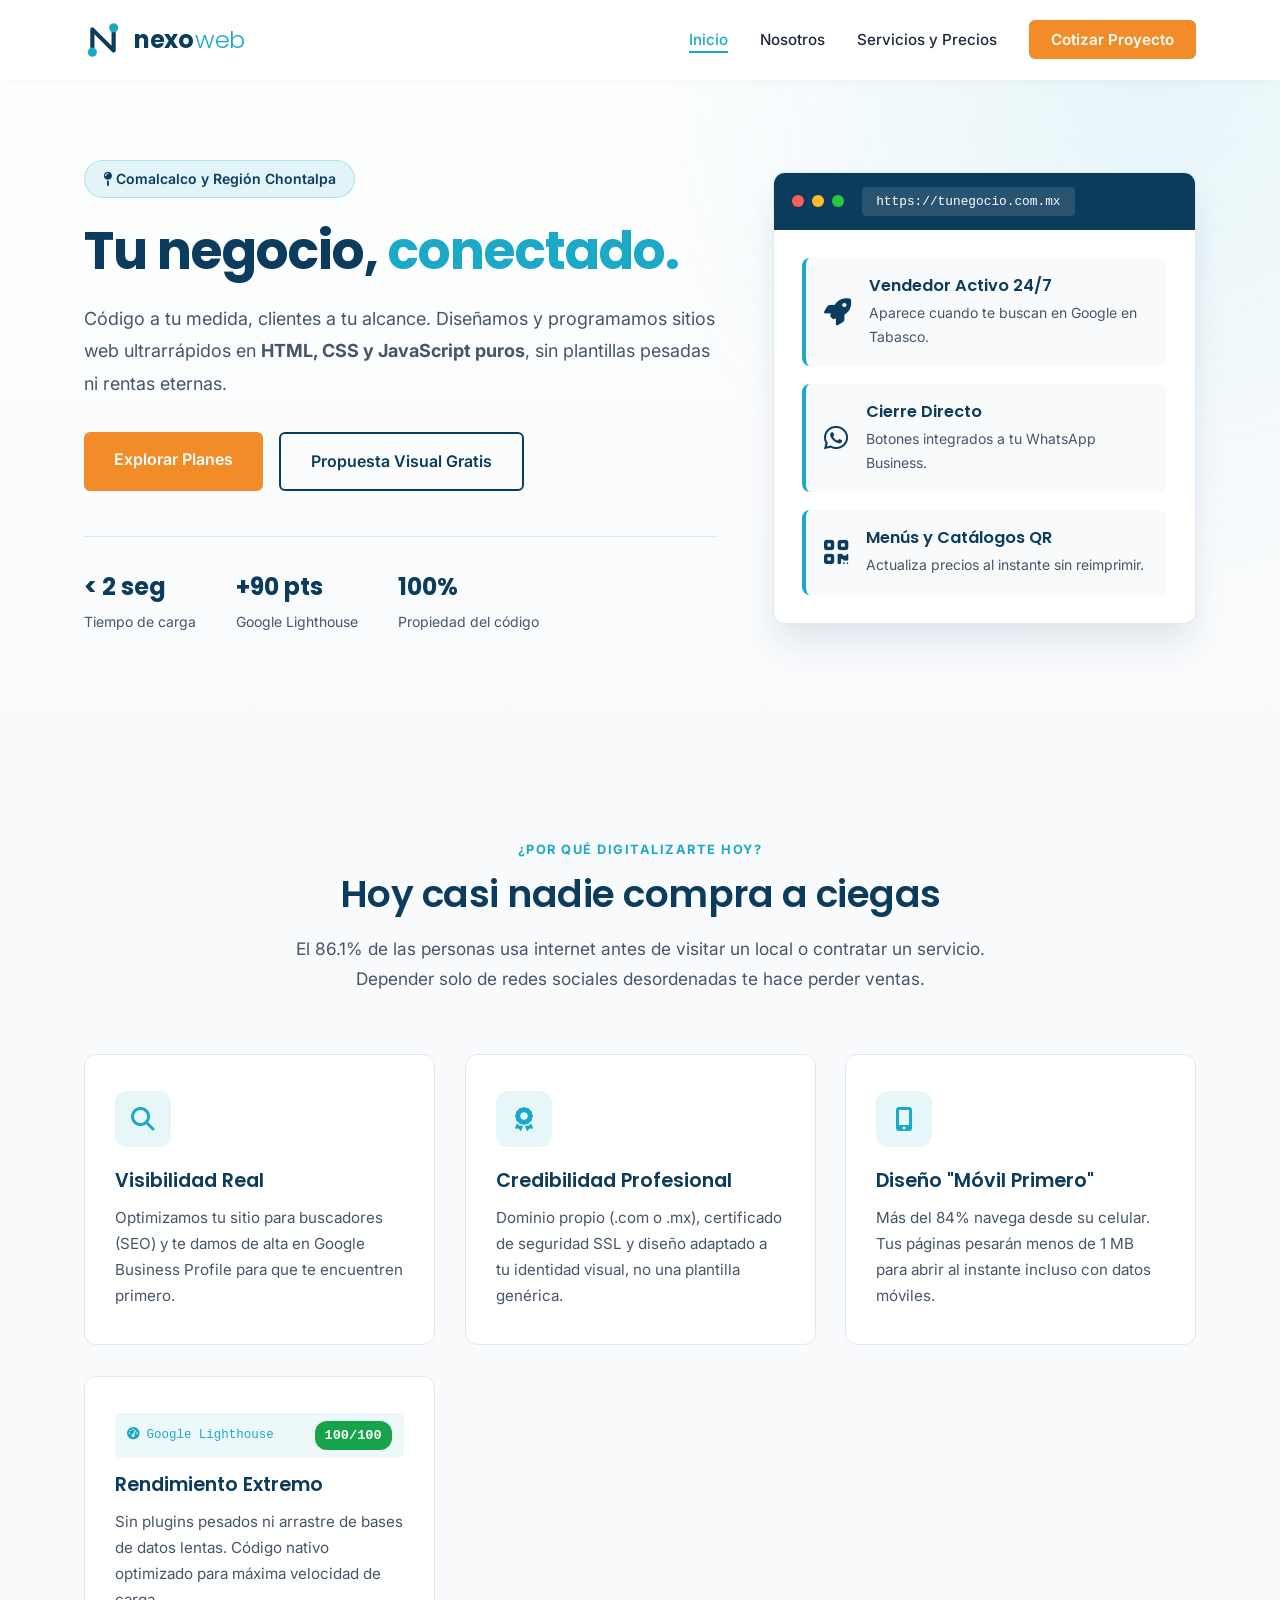
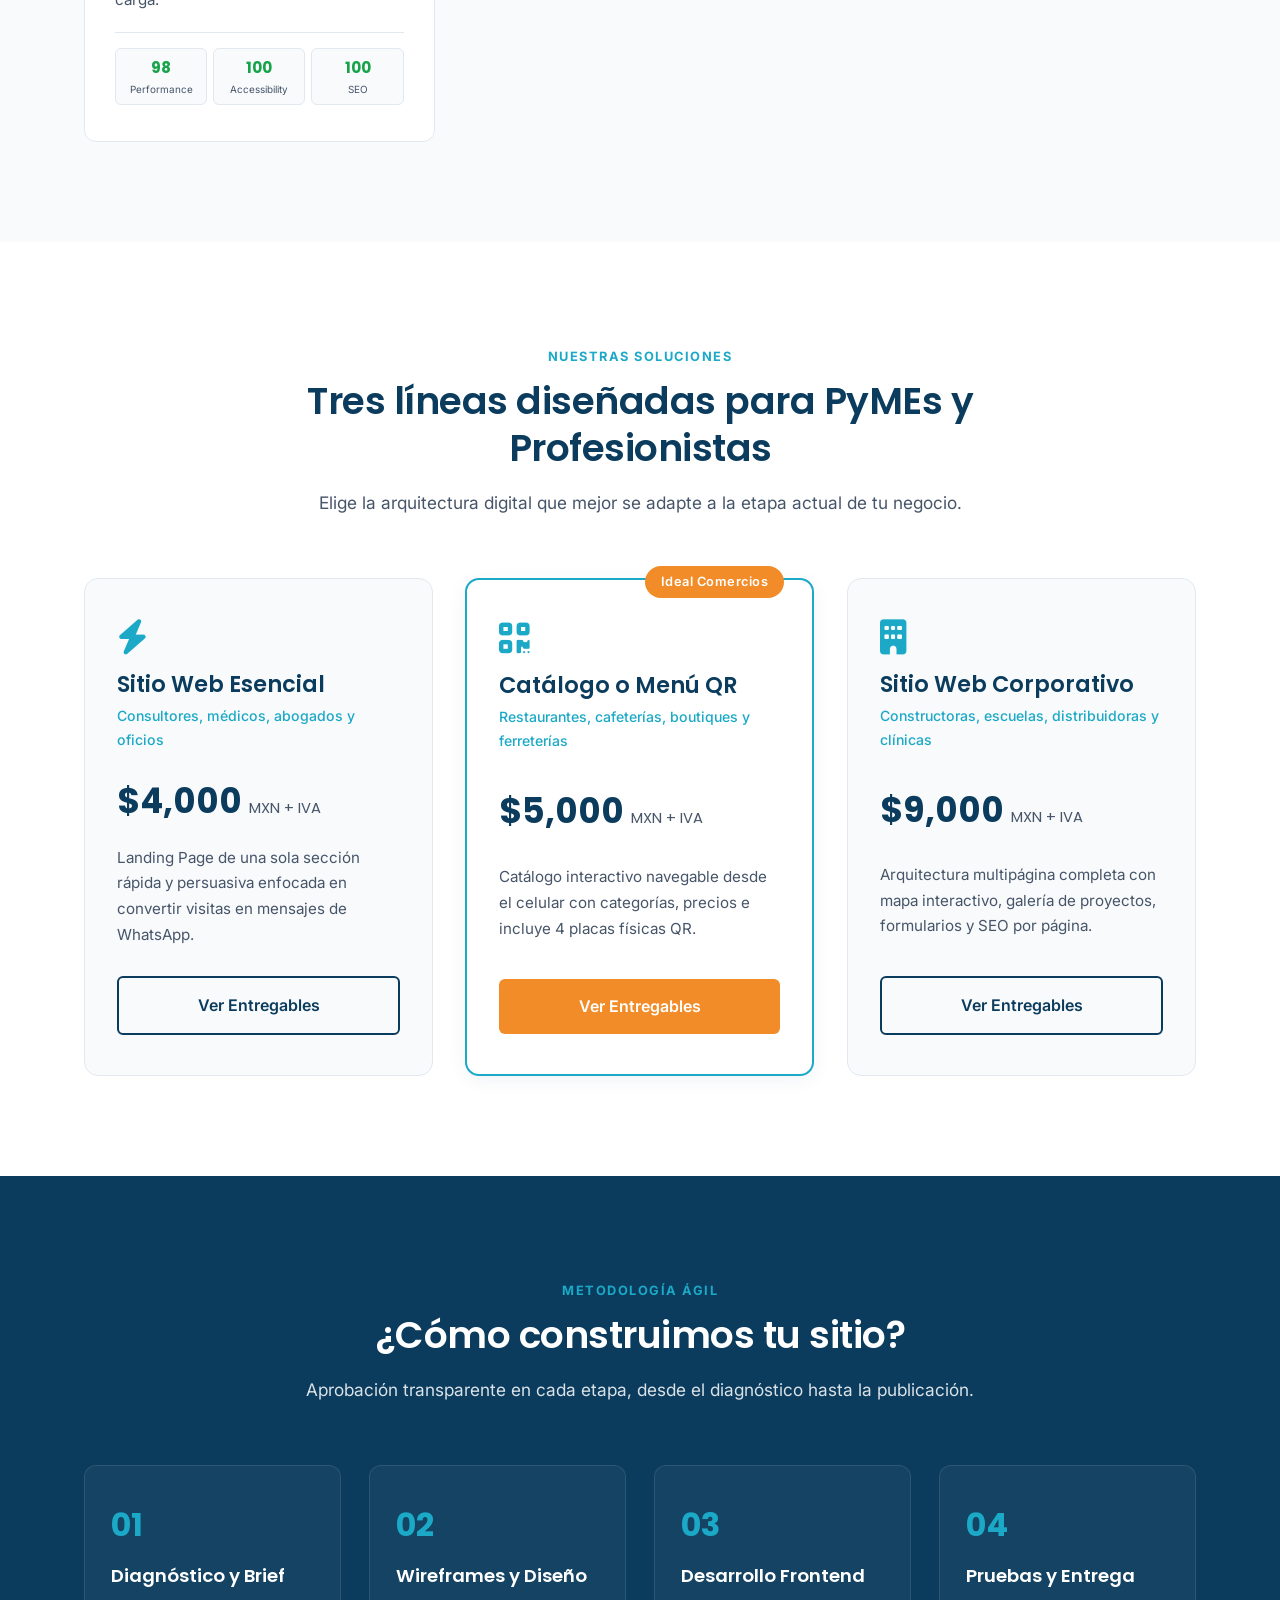
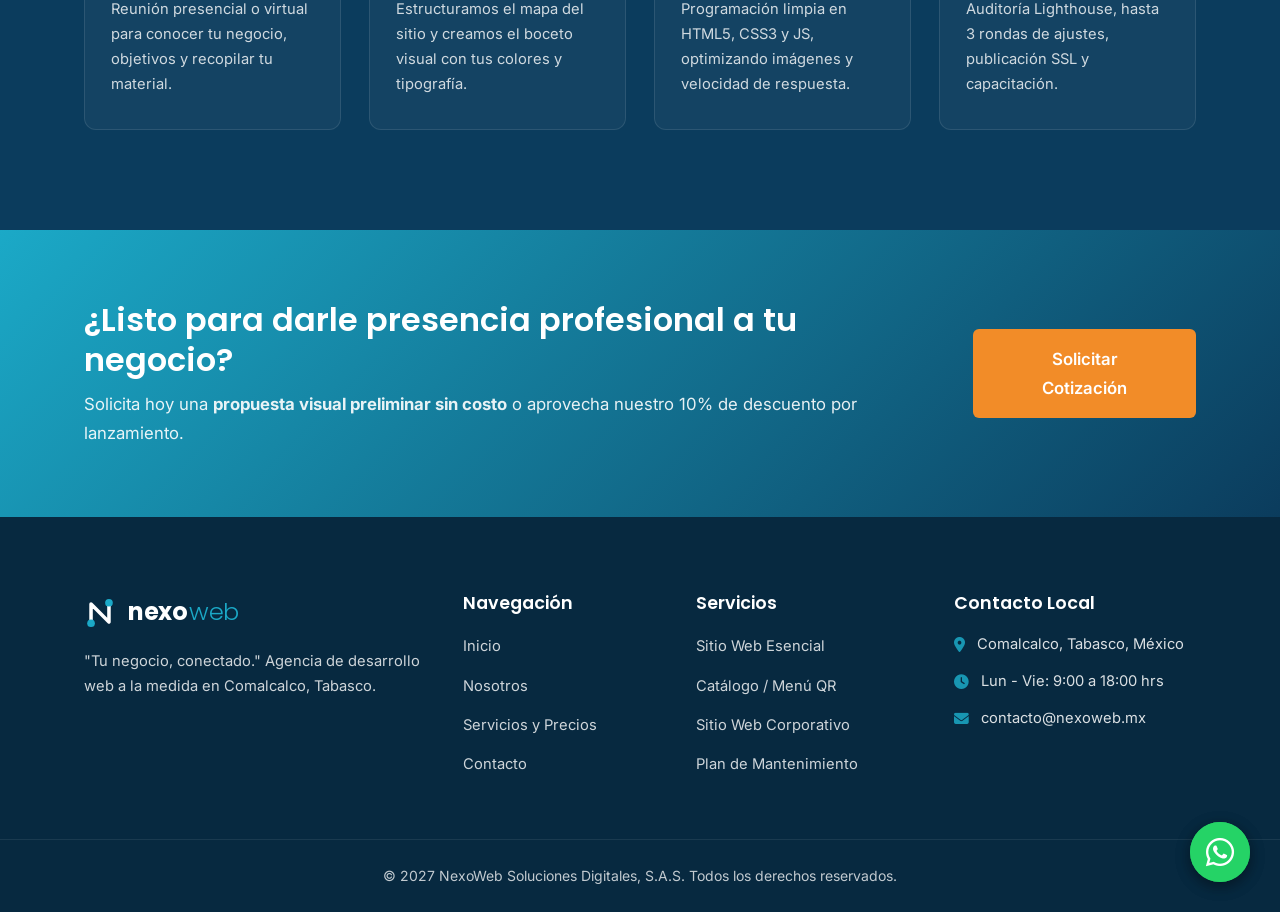
<file: index.html>
<!DOCTYPE html>
<html lang="es">
<head>
    <meta charset="UTF-8">
    <meta name="viewport" content="width=device-width, initial-scale=1.0">
    <title>NexoWeb | Agencia de Soluciones Digitales en Comalcalco</title>
    <link rel="preconnect" href="https://fonts.googleapis.com">
    <link rel="preconnect" href="https://fonts.gstatic.com" crossorigin>
    <link href="https://fonts.googleapis.com/css2?family=Inter:wght@300;400;500;600&family=Poppins:wght@300;500;600;700&display=swap" rel="stylesheet">
    <link rel="stylesheet" href="https://cdnjs.cloudflare.com/ajax/libs/font-awesome/6.4.0/css/all.min.css">
    <link rel="stylesheet" href="style.css">

</head>
<body>

    <!-- Navegación -->
    <header id="header">
        <div class="container nav-container">
            <a href="index.html" class="brand-logo" aria-label="NexoWeb Inicio">
                <svg width="38" height="38" viewBox="0 0 100 100" fill="none" xmlns="http://www.w3.org/2000/svg">
                    <path d="M22 82V22L78 78V18" stroke="#0B3C5D" stroke-width="11" stroke-linecap="round" stroke-linejoin="round"/>
                    <circle cx="22" cy="82" r="12" fill="#1BA9C7"/>
                    <circle cx="78" cy="18" r="12" fill="#1BA9C7"/>
                </svg>
                <span class="brand-text"><strong>nexo</strong><span>web</span></span>
            </a>

            <nav>
                <ul id="nav-links">
                    <li><a href="index.html" class="active">Inicio</a></li>
                    <li><a href="nosotros.html">Nosotros</a></li>
                    <li><a href="servicios.html">Servicios y Precios</a></li>
                    <li><a href="contacto.html" class="btn-nav">Cotizar Proyecto</a></li>
                </ul>
                <div class="menu-toggle" id="mobile-menu">
                    <i class="fas fa-bars"></i>
                </div>
            </nav>
        </div>
    </header>

    <!-- Hero Principal -->
    <section class="hero">
        <div class="container hero-grid">
            <div class="hero-content">
                <span class="badge"><i class="fas fa-map-pin"></i> Comalcalco y Región Chontalpa</span>
                <h1>Tu negocio, <span class="highlight">conectado.</span></h1>
                <p class="hero-subtitle">Código a tu medida, clientes a tu alcance. Diseñamos y programamos sitios web ultrarrápidos en <strong>HTML, CSS y JavaScript puros</strong>, sin plantillas pesadas ni rentas eternas.</p>
                <div class="hero-buttons">
                    <a href="servicios.html" class="btn btn-primary">Explorar Planes</a>
                    <a href="contacto.html" class="btn btn-outline">Propuesta Visual Gratis</a>
                </div>
                <div class="hero-stats">
                    <div class="stat-item">
                        <strong>&lt; 2 seg</strong>
                        <span>Tiempo de carga</span>
                    </div>
                    <div class="stat-item">
                        <strong>+90 pts</strong>
                        <span>Google Lighthouse</span>
                    </div>
                    <div class="stat-item">
                        <strong>100%</strong>
                        <span>Propiedad del código</span>
                    </div>
                </div>
            </div>

            <div class="hero-visual">
                <div class="mockup-window">
                    <div class="mockup-header">
                        <span class="dot red"></span>
                        <span class="dot yellow"></span>
                        <span class="dot green"></span>
                        <span class="mockup-url">https://tunegocio.com.mx</span>
                    </div>
                    <div class="mockup-body">
                        <div class="mockup-card">
                            <i class="fas fa-rocket"></i>
                            <div>
                                <h4>Vendedor Activo 24/7</h4>
                                <p>Aparece cuando te buscan en Google en Tabasco.</p>
                            </div>
                        </div>
                        <div class="mockup-card">
                            <i class="fab fa-whatsapp"></i>
                            <div>
                                <h4>Cierre Directo</h4>
                                <p>Botones integrados a tu WhatsApp Business.</p>
                            </div>
                        </div>
                        <div class="mockup-card">
                            <i class="fas fa-qrcode"></i>
                            <div>
                                <h4>Menús y Catálogos QR</h4>
                                <p>Actualiza precios al instante sin reimprimir.</p>
                            </div>
                        </div>
                    </div>
                </div>
            </div>
        </div>
    </section>

    <!-- El Problema vs La Solución -->
     
    <section class="section-light">
        <div class="container">
            <div class="section-title">
                <span class="eyebrow">¿Por qué digitalizarte hoy?</span>
                <h2>Hoy casi nadie compra a ciegas</h2>
                <p>El 86.1% de las personas usa internet antes de visitar un local o contratar un servicio. Depender solo de redes sociales desordenadas te hace perder ventas.</p>
            </div>
            <div class="features-grid">
                <div class="feature-box">
                    <div class="icon-circle"><i class="fas fa-search"></i></div>
                    <h3>Visibilidad Real</h3>
                    <p>Optimizamos tu sitio para buscadores (SEO) y te damos de alta en Google Business Profile para que te encuentren primero.</p>
                </div>
                <div class="feature-box">
                    <div class="icon-circle"><i class="fas fa-award"></i></div>
                    <h3>Credibilidad Profesional</h3>
                    <p>Dominio propio (.com o .mx), certificado de seguridad SSL y diseño adaptado a tu identidad visual, no una plantilla genérica.</p>
                </div>
                <div class="feature-box">
                    <div class="icon-circle"><i class="fas fa-mobile-alt"></i></div>
                    <h3>Diseño "Móvil Primero"</h3>
                    <p>Más del 84% navega desde su celular. Tus páginas pesarán menos de 1 MB para abrir al instante incluso con datos móviles.</p>
                </div>

                <!-- Widget técnico de Lighthouse -->
                <div class="feature-box tech-card">
                    <div class="tech-header-bar">
                        <span><i class="fas fa-tachometer-alt"></i> Google Lighthouse</span>
                        <span class="badge-score">100/100</span>
                    </div>
                    <h3>Rendimiento Extremo</h3>
                    <p>Sin plugins pesados ni arrastre de bases de datos lentas. Código nativo optimizado para máxima velocidad de carga.</p>
                    <div class="lighthouse-scores">
                        <div class="score-circle"><strong>98</strong><span>Performance</span></div>
                        <div class="score-circle"><strong>100</strong><span>Accessibility</span></div>
                        <div class="score-circle"><strong>100</strong><span>SEO</span></div> <!-- Cambiado aquí -->
                    </div>
                </div>

            </div>
        </div>
    </section>

    <!-- Resumen de Líneas de Producto -->
    <section class="section-white">
        <div class="container">
            <div class="section-title">
                <span class="eyebrow">Nuestras Soluciones</span>
                <h2>Tres líneas diseñadas para PyMEs y Profesionistas</h2>
                <p>Elige la arquitectura digital que mejor se adapte a la etapa actual de tu negocio.</p>
            </div>
            <div class="cards-grid">
                <div class="plan-card">
                    <div class="plan-header">
                        <i class="fas fa-bolt"></i>
                        <h3>Sitio Web Esencial</h3>
                        <p class="plan-target">Consultores, médicos, abogados y oficios</p>
                    </div>
                    <div class="plan-price">$4,000 <span>MXN + IVA</span></div>
                    <p class="plan-desc">Landing Page de una sola sección rápida y persuasiva enfocada en convertir visitas en mensajes de WhatsApp.</p>
                    <a href="servicios.html#esencial" class="btn btn-outline btn-block">Ver Entregables</a>
                </div>

                <div class="plan-card popular">
                    <div class="ribbon">Ideal Comercios</div>
                    <div class="plan-header">
                        <i class="fas fa-qrcode"></i>
                        <h3>Catálogo o Menú QR</h3>
                        <p class="plan-target">Restaurantes, cafeterías, boutiques y ferreterías</p>
                    </div>
                    <div class="plan-price">$5,000 <span>MXN + IVA</span></div>
                    <p class="plan-desc">Catálogo interactivo navegable desde el celular con categorías, precios e incluye 4 placas físicas QR.</p>
                    <a href="servicios.html#menu-qr" class="btn btn-primary btn-block">Ver Entregables</a>
                </div>

                <div class="plan-card">
                    <div class="plan-header">
                        <i class="fas fa-building"></i>
                        <h3>Sitio Web Corporativo</h3>
                        <p class="plan-target">Constructoras, escuelas, distribuidoras y clínicas</p>
                    </div>
                    <div class="plan-price">$9,000 <span>MXN + IVA</span></div>
                    <p class="plan-desc">Arquitectura multipágina completa con mapa interactivo, galería de proyectos, formularios y SEO por página.</p>
                    <a href="servicios.html#corporativo" class="btn btn-outline btn-block">Ver Entregables</a>
                </div>

            </div>
        </div>
    </section>

    <!-- Proceso Ágil en 8 Pasos -->
    <section class="section-dark">
        <div class="container">
            <div class="section-title light">
                <span class="eyebrow">Metodología Ágil</span>
                <h2>¿Cómo construimos tu sitio?</h2>
                <p>Aprobación transparente en cada etapa, desde el diagnóstico hasta la publicación.</p>
            </div>
            <div class="process-grid">
                <div class="step-card">
                    <span class="step-num">01</span>
                    <h4>Diagnóstico y Brief</h4>
                    <p>Reunión presencial o virtual para conocer tu negocio, objetivos y recopilar tu material.</p>
                </div>
                <div class="step-card">
                    <span class="step-num">02</span>
                    <h4>Wireframes y Diseño</h4>
                    <p>Estructuramos el mapa del sitio y creamos el boceto visual con tus colores y tipografía.</p>
                </div>
                <div class="step-card">
                    <span class="step-num">03</span>
                    <h4>Desarrollo Frontend</h4>
                    <p>Programación limpia en HTML5, CSS3 y JS, optimizando imágenes y velocidad de respuesta.</p>
                </div>
                <div class="step-card">
                    <span class="step-num">04</span>
                    <h4>Pruebas y Entrega</h4>
                    <p>Auditoría Lighthouse, hasta 3 rondas de ajustes, publicación SSL y capacitación.</p>
                </div>
            </div>
        </div>
    </section>

    <!-- Banner CTA -->
    <section class="cta-banner">
        <div class="container cta-flex">
            <div>
                <h2>¿Listo para darle presencia profesional a tu negocio?</h2>
                <p>Solicita hoy una <strong>propuesta visual preliminar sin costo</strong> o aprovecha nuestro 10% de descuento por lanzamiento.</p>
            </div>
            <a href="contacto.html" class="btn btn-primary btn-lg">Solicitar Cotización</a>
        </div>
    </section>

    <a href="https://wa.me/529330000000?text=Hola%20NexoWeb,%20me%20interesa%20cotizar%20un%20sitio%20web" class="whatsapp-float" target="_blank" aria-label="Contactar por WhatsApp">
        <i class="fab fa-whatsapp"></i>
    </a>

    <!-- Footer -->
    <footer>
        <div class="container footer-grid">
            <div class="footer-brand">
                <a href="index.html" class="brand-logo footer-logo">
                    <svg width="32" height="32" viewBox="0 0 100 100" fill="none" xmlns="http://www.w3.org/2000/svg">
                        <path d="M22 82V22L78 78V18" stroke="#FFFFFF" stroke-width="11" stroke-linecap="round" stroke-linejoin="round"/>
                        <circle cx="22" cy="82" r="12" fill="#1BA9C7"/>
                        <circle cx="78" cy="18" r="12" fill="#1BA9C7"/>
                    </svg>
                    <span class="brand-text light"><strong>nexo</strong><span>web</span></span>
                </a>
                <p>"Tu negocio, conectado." Agencia de desarrollo web a la medida en Comalcalco, Tabasco.</p>
            </div>
            <div class="footer-links">
                <h4>Navegación</h4>
                <ul>
                    <li><a href="index.html">Inicio</a></li>
                    <li><a href="nosotros.html">Nosotros</a></li>
                    <li><a href="servicios.html">Servicios y Precios</a></li>
                    <li><a href="contacto.html">Contacto</a></li>
                </ul>
            </div>
            <div class="footer-links">
                <h4>Servicios</h4>
                <ul>
                    <li><a href="servicios.html#esencial">Sitio Web Esencial</a></li>
                    <li><a href="servicios.html#menu-qr">Catálogo / Menú QR</a></li>
                    <li><a href="servicios.html#corporativo">Sitio Web Corporativo</a></li>
                    <li><a href="servicios.html#mantenimiento">Plan de Mantenimiento</a></li>
                </ul>
            </div>
            <div class="footer-contact">
                <h4>Contacto Local</h4>
                <p><i class="fas fa-map-marker-alt"></i> Comalcalco, Tabasco, México</p>
                <p><i class="fas fa-clock"></i> Lun - Vie: 9:00 a 18:00 hrs</p>
                <p><i class="fas fa-envelope"></i> contacto@nexoweb.mx</p>
            </div>
        </div>
        <div class="footer-bottom">
            <p>&copy; 2027 NexoWeb Soluciones Digitales, S.A.S. Todos los derechos reservados.</p>
        </div>
    </footer>

    <script src="script.js"></script>

    <!-- Botón Flotante de WhatsApp -->
<a href="https://wa.me/529930000000?text=Hola,%20me%20interesa%20una%20cotización%20con%20NexoWeb" class="whatsapp-float" target="_blank" aria-label="Contacto por WhatsApp">
    <i class="fab fa-whatsapp"></i>
</a>
</body>
</html>
</file>
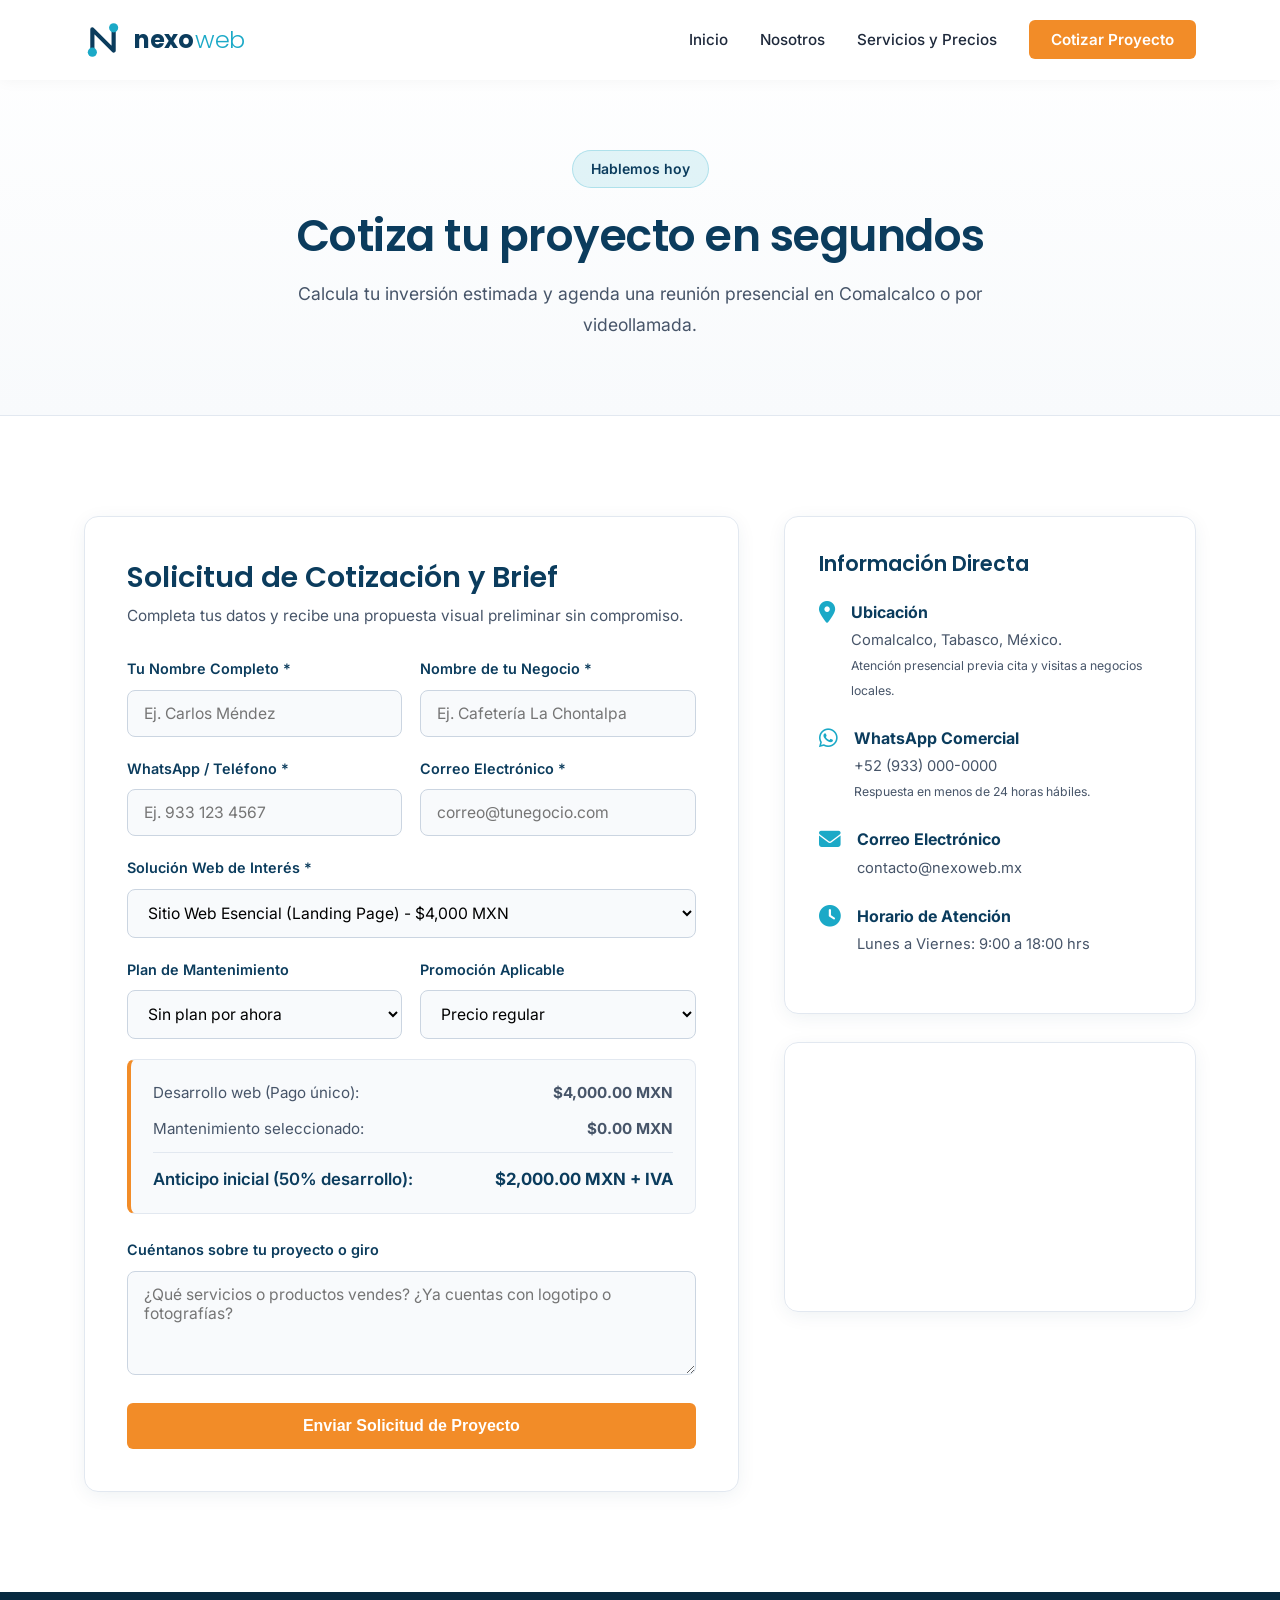
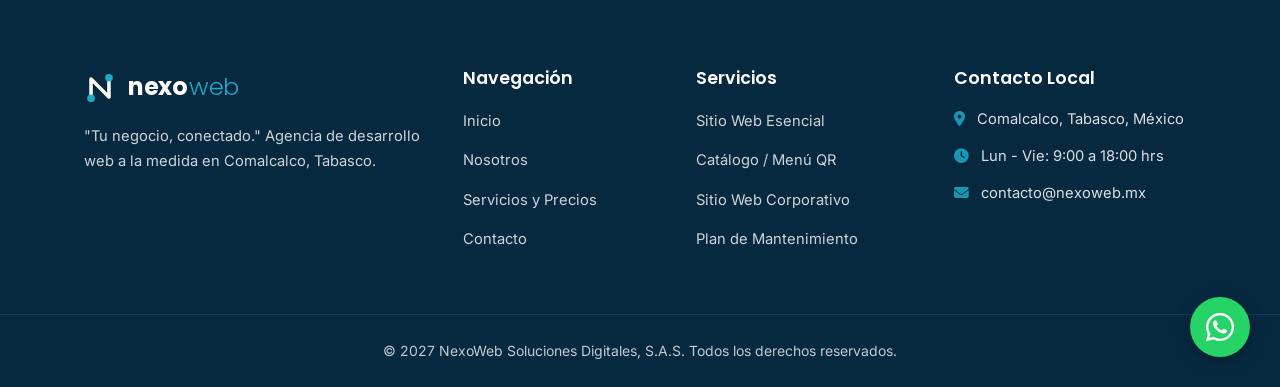
<file: contacto.html>
<!DOCTYPE html>
<html lang="es">
<head>
    <meta charset="UTF-8">
    <meta name="viewport" content="width=device-width, initial-scale=1.0">
    <title>Contacto y Cotizador | NexoWeb</title>
    <link rel="preconnect" href="https://fonts.googleapis.com">
    <link rel="preconnect" href="https://fonts.gstatic.com" crossorigin>
    <link href="https://fonts.googleapis.com/css2?family=Inter:wght@300;400;500;600&family=Poppins:wght@300;500;600;700&display=swap" rel="stylesheet">
    <link rel="stylesheet" href="https://cdnjs.cloudflare.com/ajax/libs/font-awesome/6.4.0/css/all.min.css">
    <link rel="stylesheet" href="style.css">
</head>
<body>

    <header id="header">
        <div class="container nav-container">
            <a href="index.html" class="brand-logo" aria-label="NexoWeb Inicio">
                <svg width="38" height="38" viewBox="0 0 100 100" fill="none" xmlns="http://www.w3.org/2000/svg">
                    <path d="M22 82V22L78 78V18" stroke="#0B3C5D" stroke-width="11" stroke-linecap="round" stroke-linejoin="round"/>
                    <circle cx="22" cy="82" r="12" fill="#1BA9C7"/>
                    <circle cx="78" cy="18" r="12" fill="#1BA9C7"/>
                </svg>
                <span class="brand-text"><strong>nexo</strong><span>web</span></span>
            </a>
            <nav>
                <ul id="nav-links">
                    <li><a href="index.html">Inicio</a></li>
                    <li><a href="nosotros.html">Nosotros</a></li>
                    <li><a href="servicios.html">Servicios y Precios</a></li>
                    <li><a href="contacto.html" class="btn-nav active">Cotizar Proyecto</a></li>
                </ul>
                <div class="menu-toggle" id="mobile-menu">
                    <i class="fas fa-bars"></i>
                </div>
            </nav>
        </div>
    </header>

    <section class="page-header">
        <div class="container">
            <span class="badge">Hablemos hoy</span>
            <h1>Cotiza tu proyecto en segundos</h1>
            <p>Calcula tu inversión estimada y agenda una reunión presencial en Comalcalco o por videollamada.</p>
        </div>
    </section>

    <section class="section-white">
        <div class="container contact-page-grid">

            <!-- Formulario de Diagnóstico y Cotizador -->
            <div class="form-container">
                <h2>Solicitud de Cotización y Brief</h2>
                <p class="form-desc">Completa tus datos y recibe una propuesta visual preliminar sin compromiso.</p>

                <form id="contact-form" class="contact-form">
                    <div class="form-row">
                        <div class="form-group">
                            <label for="nombre">Tu Nombre Completo *</label>
                            <input type="text" id="nombre" placeholder="Ej. Carlos Méndez" required>
                        </div>
                        <div class="form-group">
                            <label for="negocio">Nombre de tu Negocio *</label>
                            <input type="text" id="negocio" placeholder="Ej. Cafetería La Chontalpa" required>
                        </div>
                    </div>

                    <div class="form-row">
                        <div class="form-group">
                            <label for="telefono">WhatsApp / Teléfono *</label>
                            <input type="tel" id="telefono" placeholder="Ej. 933 123 4567" required>
                        </div>
                        <div class="form-group">
                            <label for="email">Correo Electrónico *</label>
                            <input type="email" id="email" placeholder="correo@tunegocio.com" required>
                        </div>
                    </div>

                    <div class="form-group">
                        <label for="servicio-interes">Solución Web de Interés *</label>
                        <select id="servicio-interes">
                            <option value="4000" data-name="Sitio Web Esencial">Sitio Web Esencial (Landing Page) - $4,000 MXN</option>
                            <option value="5000" data-name="Catálogo o Menú Digital QR">Catálogo o Menú Digital QR (con 4 placas) - $5,000 MXN</option>
                            <option value="9000" data-name="Sitio Web Corporativo">Sitio Web Corporativo Multipágina - $9,000 MXN</option>
                        </select>
                    </div>

                    <div class="form-row">
                        <div class="form-group">
                            <label for="mantenimiento-select">Plan de Mantenimiento</label>
                            <select id="mantenimiento-select">
                                <option value="0">Sin plan por ahora</option>
                                <option value="400">Mensual ($400 MXN/mes)</option>
                                <option value="4000">Anual ($4,000 MXN - 2 meses gratis)</option>
                            </select>
                        </div>
                        <div class="form-group">
                            <label for="descuento-select">Promoción Aplicable</label>
                            <select id="descuento-select">
                                <option value="0">Precio regular</option>
                                <option value="0.10">Descuento Lanzamiento (10%)</option>
                                <option value="0.05">Código de Referido (5%)</option>
                            </select>
                        </div>
                    </div>

                    <!-- Caja de Cálculo Automático -->
                    <div class="quote-summary">
                        <div class="quote-line">
                            <span>Desarrollo web (Pago único):</span>
                            <strong id="calc-dev">$4,000.00 MXN</strong>
                        </div>
                        <div class="quote-line">
                            <span>Mantenimiento seleccionado:</span>
                            <strong id="calc-maint">$0.00 MXN</strong>
                        </div>
                        <div class="quote-line total">
                            <span>Anticipo inicial (50% desarrollo):</span>
                            <strong id="calc-advance">$2,000.00 MXN + IVA</strong>
                        </div>
                    </div>

                    <div class="form-group">
                        <label for="mensaje">Cuéntanos sobre tu proyecto o giro</label>
                        <textarea id="mensaje" rows="4" placeholder="¿Qué servicios o productos vendes? ¿Ya cuentas con logotipo o fotografías?"></textarea>
                    </div>

                    <button type="submit" class="btn btn-primary btn-block">Enviar Solicitud de Proyecto</button>
                </form>
            </div>

            <!-- Información de Contacto y Mapa -->
            <div class="contact-sidebar">
                <div class="info-card">
                    <h3>Información Directa</h3>
                    <ul class="contact-details">
                        <li>
                            <i class="fas fa-map-marker-alt"></i>
                            <div>
                                <strong>Ubicación</strong>
                                <p>Comalcalco, Tabasco, México.<br><small>Atención presencial previa cita y visitas a negocios locales.</small></p>
                            </div>
                        </li>
                        <li>
                            <i class="fab fa-whatsapp"></i>
                            <div>
                                <strong>WhatsApp Comercial</strong>
                                <p>+52 (933) 000-0000<br><small>Respuesta en menos de 24 horas hábiles.</small></p>
                            </div>
                        </li>
                        <li>
                            <i class="fas fa-envelope"></i>
                            <div>
                                <strong>Correo Electrónico</strong>
                                <p>contacto@nexoweb.mx</p>
                            </div>
                        </li>
                        <li>
                            <i class="fas fa-clock"></i>
                            <div>
                                <strong>Horario de Atención</strong>
                                <p>Lunes a Viernes: 9:00 a 18:00 hrs</p>
                            </div>
                        </li>
                    </ul>
                </div>

                <!-- Mapa Interactivo de Comalcalco -->
                <div class="map-box">
                    <iframe 
                        src="https://www.google.com/maps/embed?pb=!1m18!1m12!1m3!1d30338.82865884509!2d-93.2421276!3d18.2647727!2m3!1f0!2f0!3f0!3m2!1i1024!2i768!4f13.1!3m3!1m2!1s0x85ee8f0000000001%3A0x4a2961238231173b!2sComalcalco%2C%20Tab.!5e0!3m2!1ses-419!2smx!4v1700000000000!5m2!1ses-419!2smx" 
                        width="100%" 
                        height="260" 
                        style="border:0;" 
                        allowfullscreen="" 
                        loading="lazy" 
                        referrerpolicy="no-referrer-when-downgrade"
                        title="Mapa de Comalcalco, Tabasco">
                    </iframe>
                </div>
            </div>

        </div>
    </section>

    <a href="https://wa.me/529330000000" class="whatsapp-float" target="_blank" aria-label="WhatsApp"><i class="fab fa-whatsapp"></i></a>

    <footer>
        <div class="container footer-grid">
            <div class="footer-brand">
                <a href="index.html" class="brand-logo footer-logo">
                    <svg width="32" height="32" viewBox="0 0 100 100" fill="none" xmlns="http://www.w3.org/2000/svg">
                        <path d="M22 82V22L78 78V18" stroke="#FFFFFF" stroke-width="11" stroke-linecap="round" stroke-linejoin="round"/>
                        <circle cx="22" cy="82" r="12" fill="#1BA9C7"/>
                        <circle cx="78" cy="18" r="12" fill="#1BA9C7"/>
                    </svg>
                    <span class="brand-text light"><strong>nexo</strong><span>web</span></span>
                </a>
                <p>"Tu negocio, conectado." Agencia de desarrollo web a la medida en Comalcalco, Tabasco.</p>
            </div>
            <div class="footer-links">
                <h4>Navegación</h4>
                <ul>
                    <li><a href="index.html">Inicio</a></li>
                    <li><a href="nosotros.html">Nosotros</a></li>
                    <li><a href="servicios.html">Servicios y Precios</a></li>
                    <li><a href="contacto.html">Contacto</a></li>
                </ul>
            </div>
            <div class="footer-links">
                <h4>Servicios</h4>
                <ul>
                    <li><a href="servicios.html#esencial">Sitio Web Esencial</a></li>
                    <li><a href="servicios.html#menu-qr">Catálogo / Menú QR</a></li>
                    <li><a href="servicios.html#corporativo">Sitio Web Corporativo</a></li>
                    <li><a href="servicios.html#mantenimiento">Plan de Mantenimiento</a></li>
                </ul>
            </div>
            <div class="footer-contact">
                <h4>Contacto Local</h4>
                <p><i class="fas fa-map-marker-alt"></i> Comalcalco, Tabasco, México</p>
                <p><i class="fas fa-clock"></i> Lun - Vie: 9:00 a 18:00 hrs</p>
                <p><i class="fas fa-envelope"></i> contacto@nexoweb.mx</p>
            </div>
        </div>
        <div class="footer-bottom">
            <p>&copy; 2027 NexoWeb Soluciones Digitales, S.A.S. Todos los derechos reservados.</p>
        </div>
    </footer>

    <script src="script.js"></script>
</body>
</html>
</file>
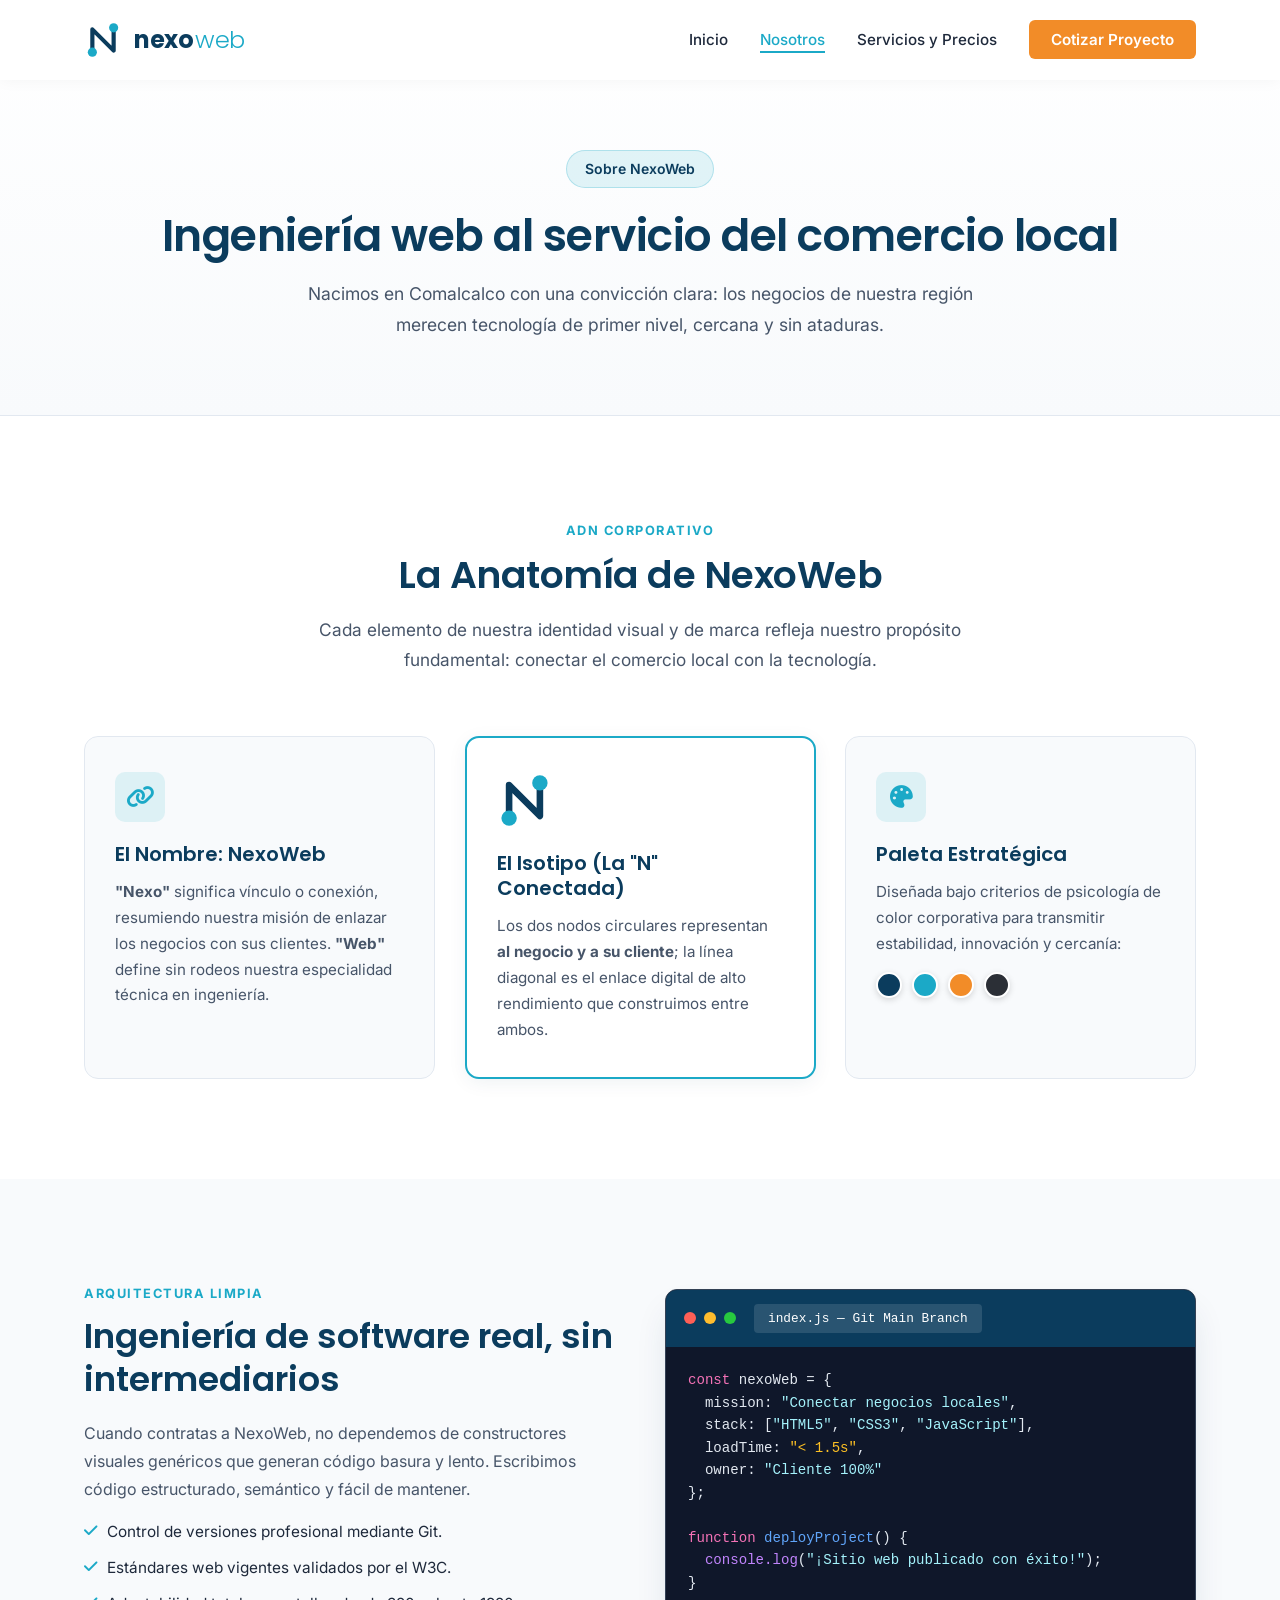
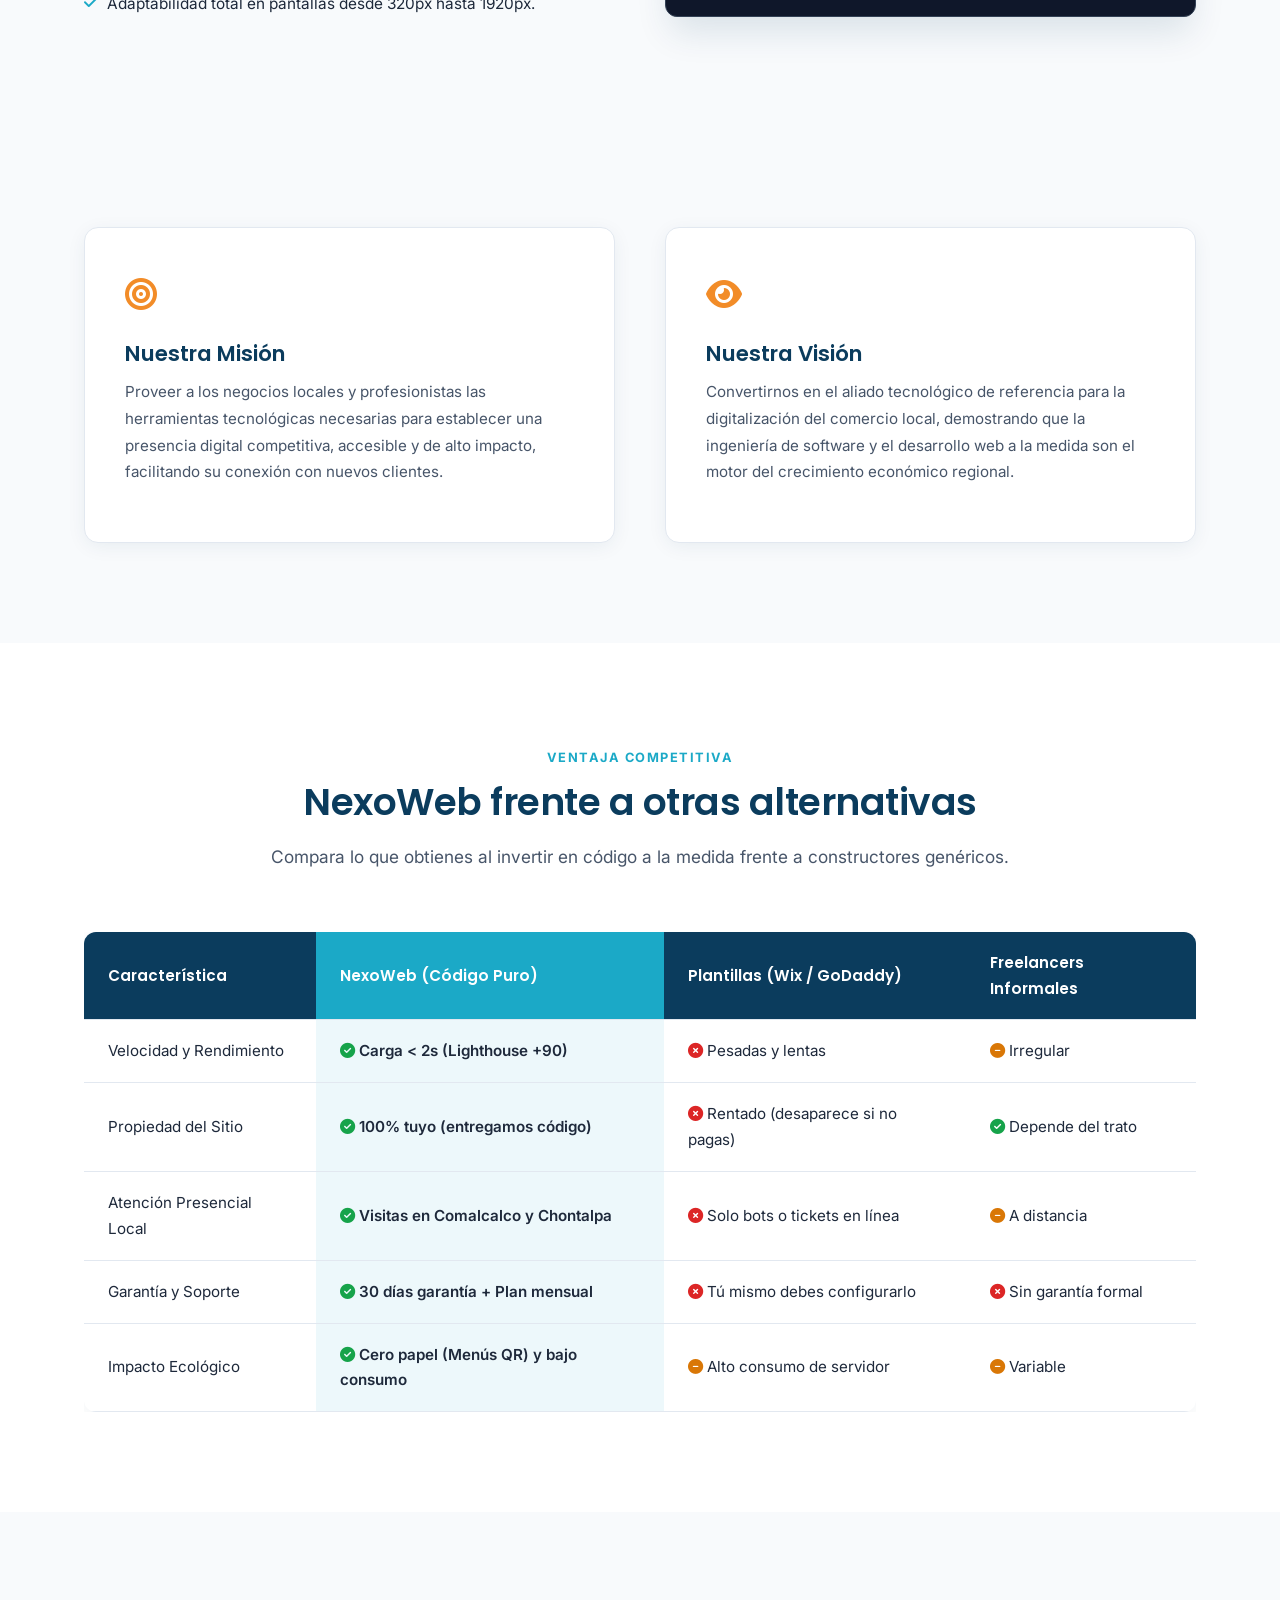
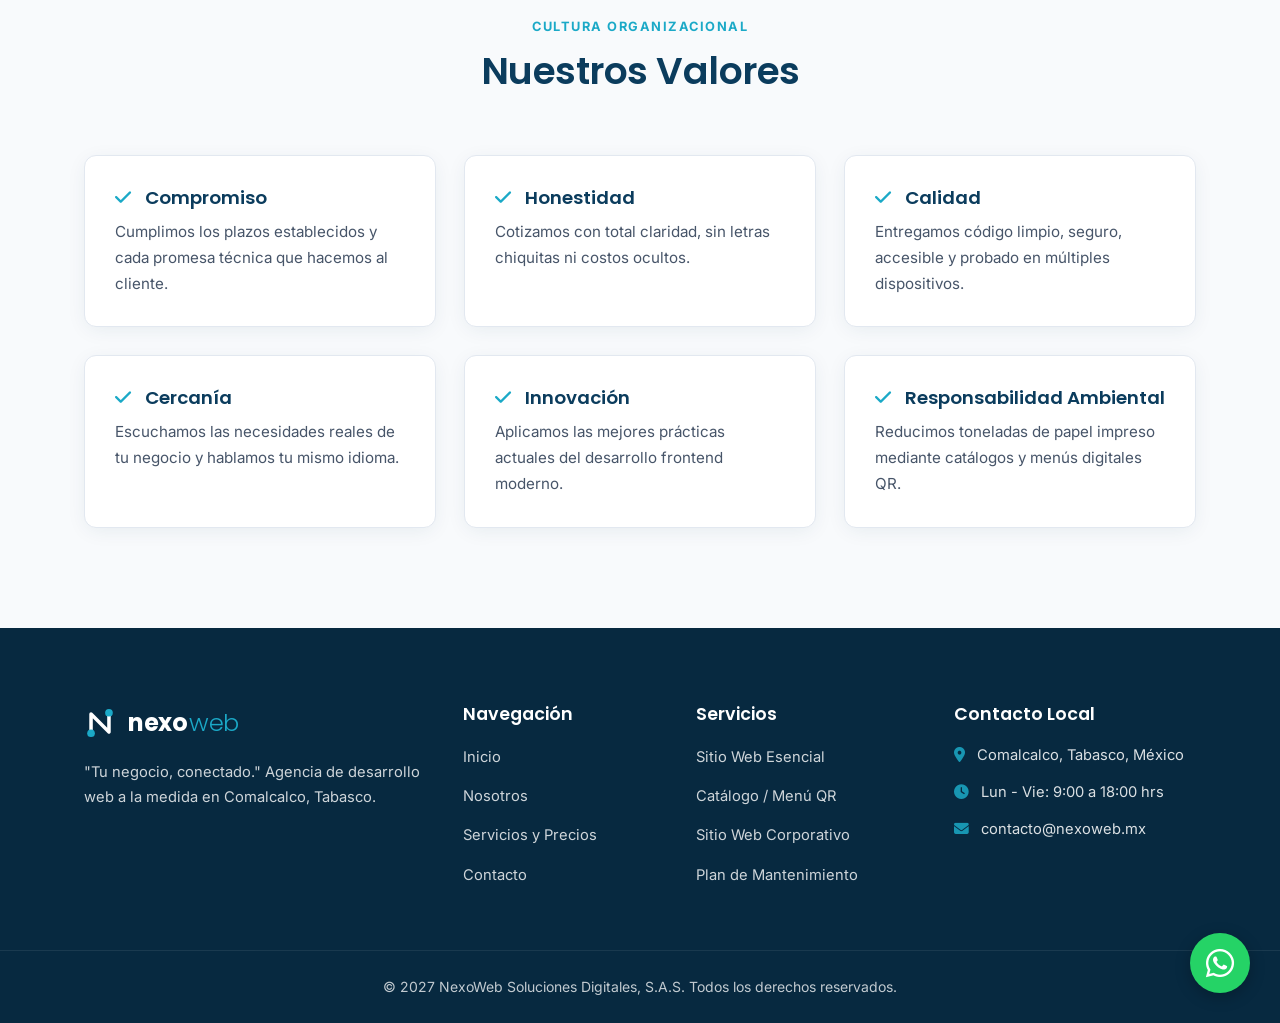
<file: nosotros.html>
<!DOCTYPE html>
<html lang="es">
<head>
    <meta charset="UTF-8">
    <meta name="viewport" content="width=device-width, initial-scale=1.0">
    <title>Nosotros | NexoWeb Agencia Digital</title>
    <link rel="preconnect" href="https://fonts.googleapis.com">
    <link rel="preconnect" href="https://fonts.gstatic.com" crossorigin>
    <link href="https://fonts.googleapis.com/css2?family=Inter:wght@300;400;500;600&family=Poppins:wght@300;500;600;700&display=swap" rel="stylesheet">
    <link rel="stylesheet" href="https://cdnjs.cloudflare.com/ajax/libs/font-awesome/6.4.0/css/all.min.css">
    <link rel="stylesheet" href="style.css">
</head>
<body>

    <header id="header">
        <div class="container nav-container">
            <a href="index.html" class="brand-logo" aria-label="NexoWeb Inicio">
                <svg width="38" height="38" viewBox="0 0 100 100" fill="none" xmlns="http://www.w3.org/2000/svg">
                    <path d="M22 82V22L78 78V18" stroke="#0B3C5D" stroke-width="11" stroke-linecap="round" stroke-linejoin="round"/>
                    <circle cx="22" cy="82" r="12" fill="#1BA9C7"/>
                    <circle cx="78" cy="18" r="12" fill="#1BA9C7"/>
                </svg>
                <span class="brand-text"><strong>nexo</strong><span>web</span></span>
            </a>
            <nav>
                <ul id="nav-links">
                    <li><a href="index.html">Inicio</a></li>
                    <li><a href="nosotros.html" class="active">Nosotros</a></li>
                    <li><a href="servicios.html">Servicios y Precios</a></li>
                    <li><a href="contacto.html" class="btn-nav">Cotizar Proyecto</a></li>
                </ul>
                <div class="menu-toggle" id="mobile-menu">
                    <i class="fas fa-bars"></i>
                </div>
            </nav>
        </div>
    </header>

    <!-- Cabecera de Página -->
    <section class="page-header">
        <div class="container">
            <span class="badge">Sobre NexoWeb</span>
            <h1>Ingeniería web al servicio del comercio local</h1>
            <p>Nacimos en Comalcalco con una convicción clara: los negocios de nuestra región merecen tecnología de primer nivel, cercana y sin ataduras.</p>
        </div>
    </section>

    <!-- Anatomía e Identidad de la Marca -->
    <section class="section-white">
        <div class="container">
            <div class="section-title">
                <span class="eyebrow">ADN Corporativo</span>
                <h2>La Anatomía de NexoWeb</h2>
                <p>Cada elemento de nuestra identidad visual y de marca refleja nuestro propósito fundamental: conectar el comercio local con la tecnología.</p>
            </div>

            <div class="brand-anatomy-grid">
                <div class="brand-card">
                    <div class="brand-card-icon"><i class="fas fa-link"></i></div>
                    <h3>El Nombre: NexoWeb</h3>
                    <p><strong>"Nexo"</strong> significa vínculo o conexión, resumiendo nuestra misión de enlazar los negocios con sus clientes. <strong>"Web"</strong> define sin rodeos nuestra especialidad técnica en ingeniería.</p>
                </div>

                <div class="brand-card featured-brand">
                    <div class="brand-visual-mini">
                        <svg width="55" height="55" viewBox="0 0 100 100" fill="none" xmlns="http://www.w3.org/2000/svg">
                            <path d="M22 82V22L78 78V18" stroke="#0B3C5D" stroke-width="12" stroke-linecap="round" stroke-linejoin="round"/>
                            <circle cx="22" cy="82" r="14" fill="#1BA9C7"/>
                            <circle cx="78" cy="18" r="14" fill="#1BA9C7"/>
                        </svg>
                    </div>
                    <h3>El Isotipo (La "N" Conectada)</h3>
                    <p>Los dos nodos circulares representan <strong>al negocio y a su cliente</strong>; la línea diagonal es el enlace digital de alto rendimiento que construimos entre ambos.</p>
                </div>

                <div class="brand-card">
                    <div class="brand-card-icon"><i class="fas fa-palette"></i></div>
                    <h3>Paleta Estratégica</h3>
                    <p>Diseñada bajo criterios de psicología de color corporativa para transmitir estabilidad, innovación y cercanía:</p>
                    <div class="mini-swatches">
                        <span style="background:#0B3C5D" title="Azul Nexo"></span>
                        <span style="background:#1BA9C7" title="Cian Conexión"></span>
                        <span style="background:#F28C28" title="Naranja Impulso"></span>
                        <span style="background:#2B2F36" title="Gris Grafito"></span>
                    </div>
                </div>
            </div>
        </div>
    </section>

    <!-- Simulador de Editor de Código -->
    <section class="section-light">
        <div class="container two-col-grid">
            <div>
                <span class="eyebrow">Arquitectura Limpia</span>
                <h2>Ingeniería de software real, sin intermediarios</h2>
                <p>Cuando contratas a NexoWeb, no dependemos de constructores visuales genéricos que generan código basura y lento. Escribimos código estructurado, semántico y fácil de mantener.</p>
                <ul class="check-list">
                    <li><i class="fas fa-check"></i> Control de versiones profesional mediante Git.</li>
                    <li><i class="fas fa-check"></i> Estándares web vigentes validados por el W3C.</li>
                    <li><i class="fas fa-check"></i> Adaptabilidad total en pantallas desde 320px hasta 1920px.</li>
                </ul>
            </div>
            <div>
                <div class="ide-window">
                    <div class="mockup-header">
                        <span class="dot red"></span>
                        <span class="dot yellow"></span>
                        <span class="dot green"></span>
                        <span class="mockup-url">index.js — Git Main Branch</span>
                    </div>
                    <div class="ide-body">
                        <pre><code><span class="token-keyword">const</span> nexoWeb = {
  mission: <span class="token-string">"Conectar negocios locales"</span>,
  stack: [<span class="token-string">"HTML5"</span>, <span class="token-string">"CSS3"</span>, <span class="token-string">"JavaScript"</span>],
  loadTime: <span class="token-number">"< 1.5s"</span>,
  owner: <span class="token-string">"Cliente 100%"</span>
};

<span class="token-keyword">function</span> <span class="token-function">deployProject</span>() {
  <span class="console-log">console.log</span>(<span class="token-string">"¡Sitio web publicado con éxito!"</span>);
}</code></pre>
                    </div>
                </div>
            </div>
        </div>
    </section>

    <!-- Misión y Visión -->
    <section class="section-light">
        <div class="container two-col-grid">
            <div class="mv-card">
                <div class="mv-icon"><i class="fas fa-bullseye"></i></div>
                <h3>Nuestra Misión</h3>
                <p>Proveer a los negocios locales y profesionistas las herramientas tecnológicas necesarias para establecer una presencia digital competitiva, accesible y de alto impacto, facilitando su conexión con nuevos clientes.</p>
            </div>
            <div class="mv-card">
                <div class="mv-icon"><i class="fas fa-eye"></i></div>
                <h3>Nuestra Visión</h3>
                <p>Convertirnos en el aliado tecnológico de referencia para la digitalización del comercio local, demostrando que la ingeniería de software y el desarrollo web a la medida son el motor del crecimiento económico regional.</p>
            </div>
        </div>
    </section>

    <!-- Tabla Comparativa -->
    <section class="section-white">
        <div class="container">
            <div class="section-title">
                <span class="eyebrow">Ventaja Competitiva</span>
                <h2>NexoWeb frente a otras alternativas</h2>
                <p>Compara lo que obtienes al invertir en código a la medida frente a constructores genéricos.</p>
            </div>
            <div class="table-responsive">
                <table class="comp-table">
                    <thead>
                        <tr>
                            <th>Característica</th>
                            <th class="highlight-col">NexoWeb (Código Puro)</th>
                            <th>Plantillas (Wix / GoDaddy)</th>
                            <th>Freelancers Informales</th>
                        </tr>
                    </thead>
                    <tbody>
                        <tr>
                            <td>Velocidad y Rendimiento</td>
                            <td class="highlight-col"><i class="fas fa-check-circle text-green"></i> Carga &lt; 2s (Lighthouse +90)</td>
                            <td><i class="fas fa-times-circle text-red"></i> Pesadas y lentas</td>
                            <td><i class="fas fa-minus-circle text-amber"></i> Irregular</td>
                        </tr>
                        <tr>
                            <td>Propiedad del Sitio</td>
                            <td class="highlight-col"><i class="fas fa-check-circle text-green"></i> 100% tuyo (entregamos código)</td>
                            <td><i class="fas fa-times-circle text-red"></i> Rentado (desaparece si no pagas)</td>
                            <td><i class="fas fa-check-circle text-green"></i> Depende del trato</td>
                        </tr>
                        <tr>
                            <td>Atención Presencial Local</td>
                            <td class="highlight-col"><i class="fas fa-check-circle text-green"></i> Visitas en Comalcalco y Chontalpa</td>
                            <td><i class="fas fa-times-circle text-red"></i> Solo bots o tickets en línea</td>
                            <td><i class="fas fa-minus-circle text-amber"></i> A distancia</td>
                        </tr>
                        <tr>
                            <td>Garantía y Soporte</td>
                            <td class="highlight-col"><i class="fas fa-check-circle text-green"></i> 30 días garantía + Plan mensual</td>
                            <td><i class="fas fa-times-circle text-red"></i> Tú mismo debes configurarlo</td>
                            <td><i class="fas fa-times-circle text-red"></i> Sin garantía formal</td>
                        </tr>
                        <tr>
                            <td>Impacto Ecológico</td>
                            <td class="highlight-col"><i class="fas fa-check-circle text-green"></i> Cero papel (Menús QR) y bajo consumo</td>
                            <td><i class="fas fa-minus-circle text-amber"></i> Alto consumo de servidor</td>
                            <td><i class="fas fa-minus-circle text-amber"></i> Variable</td>
                        </tr>
                    </tbody>
                </table>
            </div>
        </div>
    </section>

    <!-- Valores Corporativos -->
    <section class="section-light">
        <div class="container">
            <div class="section-title">
                <span class="eyebrow">Cultura Organizacional</span>
                <h2>Nuestros Valores</h2>
            </div>
            <div class="values-grid">
                <div class="value-item">
                    <h4><i class="fas fa-check"></i> Compromiso</h4>
                    <p>Cumplimos los plazos establecidos y cada promesa técnica que hacemos al cliente.</p>
                </div>
                <div class="value-item">
                    <h4><i class="fas fa-check"></i> Honestidad</h4>
                    <p>Cotizamos con total claridad, sin letras chiquitas ni costos ocultos.</p>
                </div>
                <div class="value-item">
                    <h4><i class="fas fa-check"></i> Calidad</h4>
                    <p>Entregamos código limpio, seguro, accesible y probado en múltiples dispositivos.</p>
                </div>
                <div class="value-item">
                    <h4><i class="fas fa-check"></i> Cercanía</h4>
                    <p>Escuchamos las necesidades reales de tu negocio y hablamos tu mismo idioma.</p>
                </div>
                <div class="value-item">
                    <h4><i class="fas fa-check"></i> Innovación</h4>
                    <p>Aplicamos las mejores prácticas actuales del desarrollo frontend moderno.</p>
                </div>
                <div class="value-item">
                    <h4><i class="fas fa-check"></i> Responsabilidad Ambiental</h4>
                    <p>Reducimos toneladas de papel impreso mediante catálogos y menús digitales QR.</p>
                </div>
            </div>
        </div>
    </section>

    <a href="https://wa.me/529330000000" class="whatsapp-float" target="_blank" aria-label="WhatsApp"><i class="fab fa-whatsapp"></i></a>

    <footer>
        <div class="container footer-grid">
            <div class="footer-brand">
                <a href="index.html" class="brand-logo footer-logo">
                    <svg width="32" height="32" viewBox="0 0 100 100" fill="none" xmlns="http://www.w3.org/2000/svg">
                        <path d="M22 82V22L78 78V18" stroke="#FFFFFF" stroke-width="11" stroke-linecap="round" stroke-linejoin="round"/>
                        <circle cx="22" cy="82" r="12" fill="#1BA9C7"/>
                        <circle cx="78" cy="18" r="12" fill="#1BA9C7"/>
                    </svg>
                    <span class="brand-text light"><strong>nexo</strong><span>web</span></span>
                </a>
                <p>"Tu negocio, conectado." Agencia de desarrollo web a la medida en Comalcalco, Tabasco.</p>
            </div>
            <div class="footer-links">
                <h4>Navegación</h4>
                <ul>
                    <li><a href="index.html">Inicio</a></li>
                    <li><a href="nosotros.html">Nosotros</a></li>
                    <li><a href="servicios.html">Servicios y Precios</a></li>
                    <li><a href="contacto.html">Contacto</a></li>
                </ul>
            </div>
            <div class="footer-links">
                <h4>Servicios</h4>
                <ul>
                    <li><a href="servicios.html#esencial">Sitio Web Esencial</a></li>
                    <li><a href="servicios.html#menu-qr">Catálogo / Menú QR</a></li>
                    <li><a href="servicios.html#corporativo">Sitio Web Corporativo</a></li>
                    <li><a href="servicios.html#mantenimiento">Plan de Mantenimiento</a></li>
                </ul>
            </div>
            <div class="footer-contact">
                <h4>Contacto Local</h4>
                <p><i class="fas fa-map-marker-alt"></i> Comalcalco, Tabasco, México</p>
                <p><i class="fas fa-clock"></i> Lun - Vie: 9:00 a 18:00 hrs</p>
                <p><i class="fas fa-envelope"></i> contacto@nexoweb.mx</p>
            </div>
        </div>
        <div class="footer-bottom">
            <p>&copy; 2027 NexoWeb Soluciones Digitales, S.A.S. Todos los derechos reservados.</p>
        </div>
    </footer>

    <script src="script.js"></script>
</body>
</html>
</file>
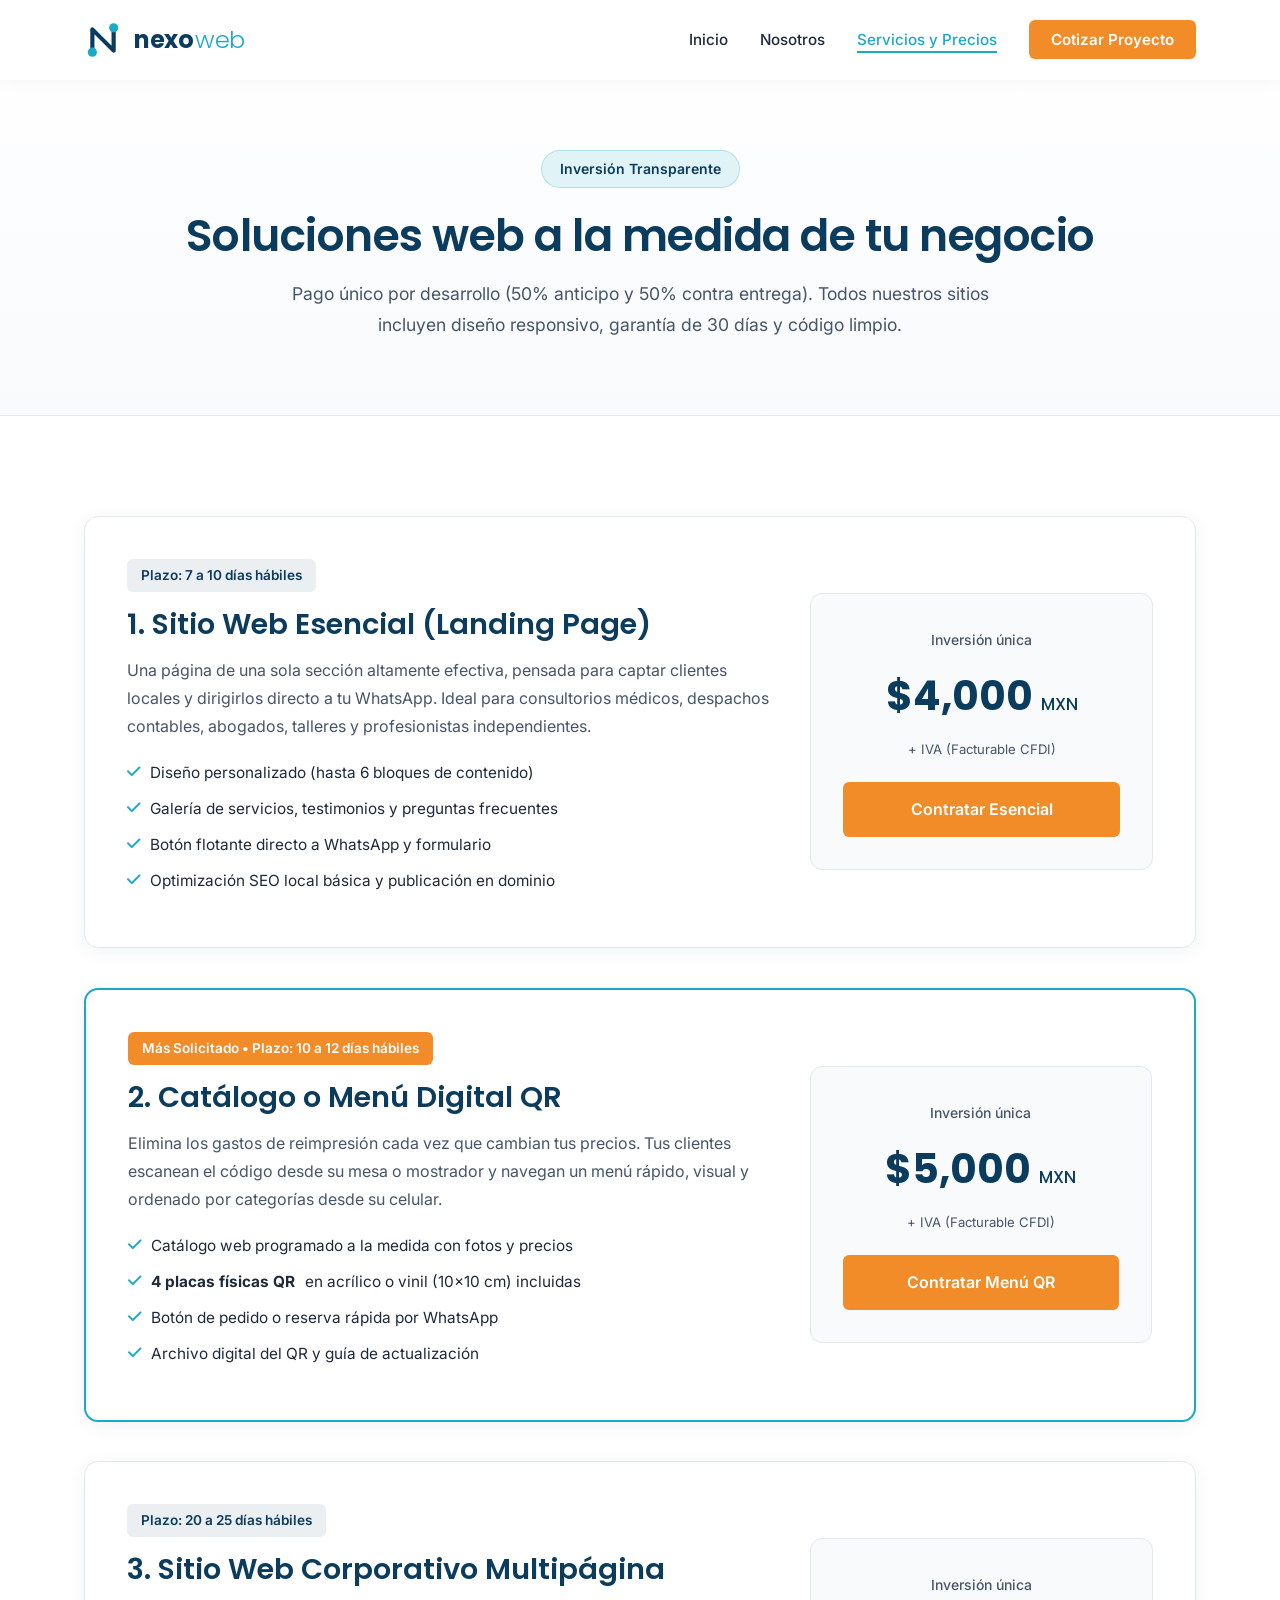
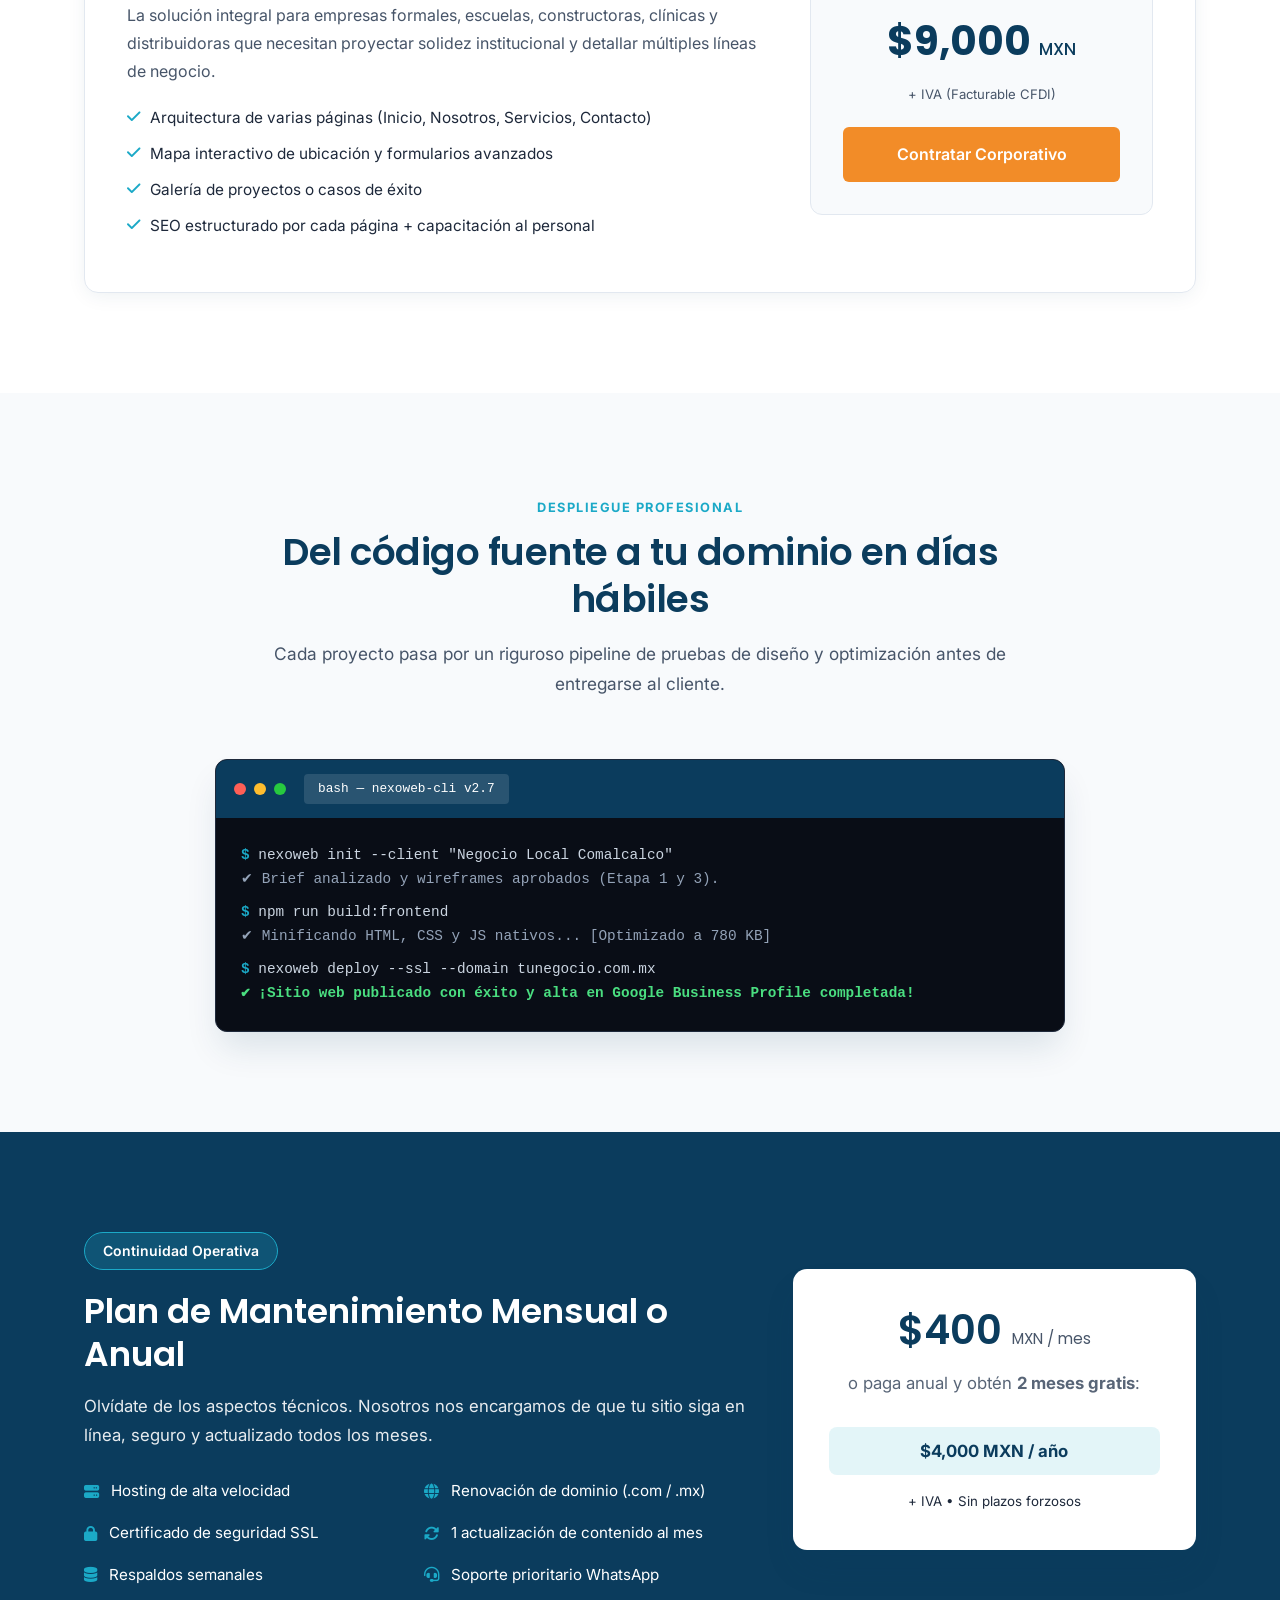
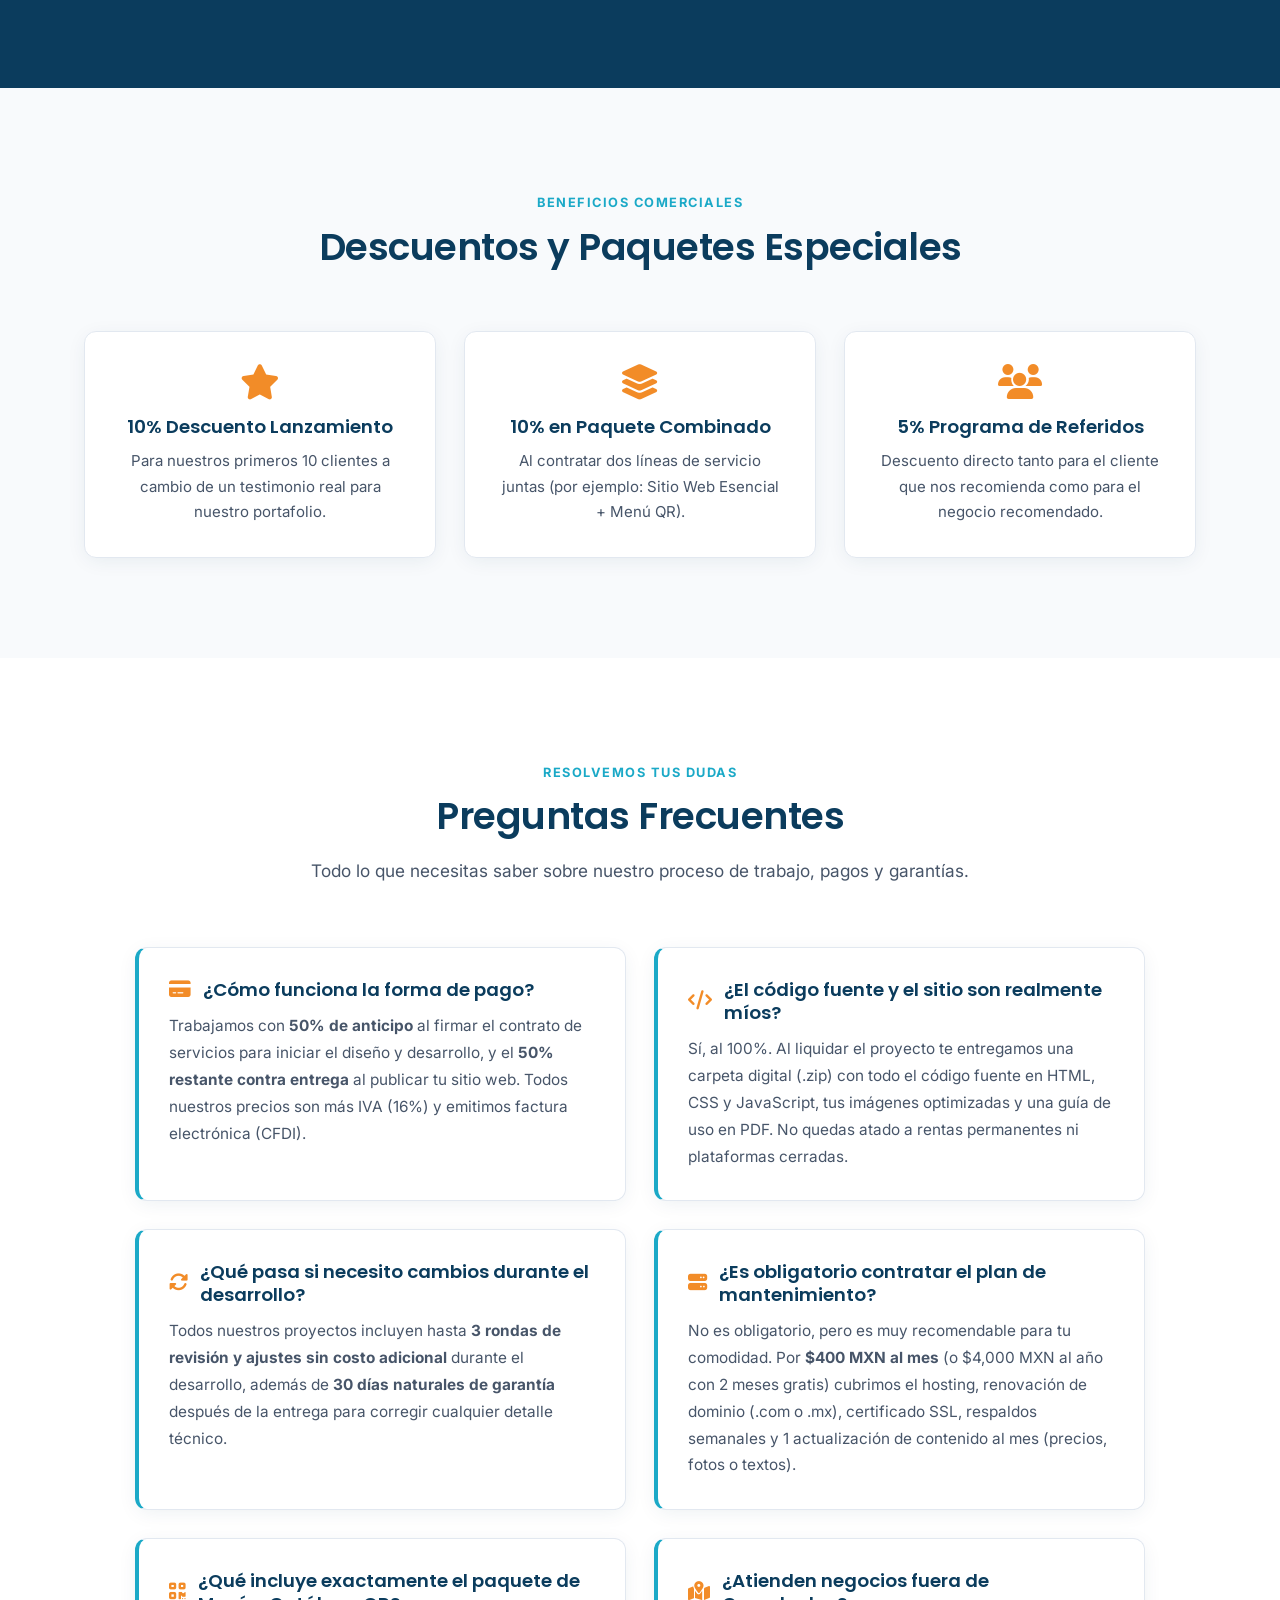
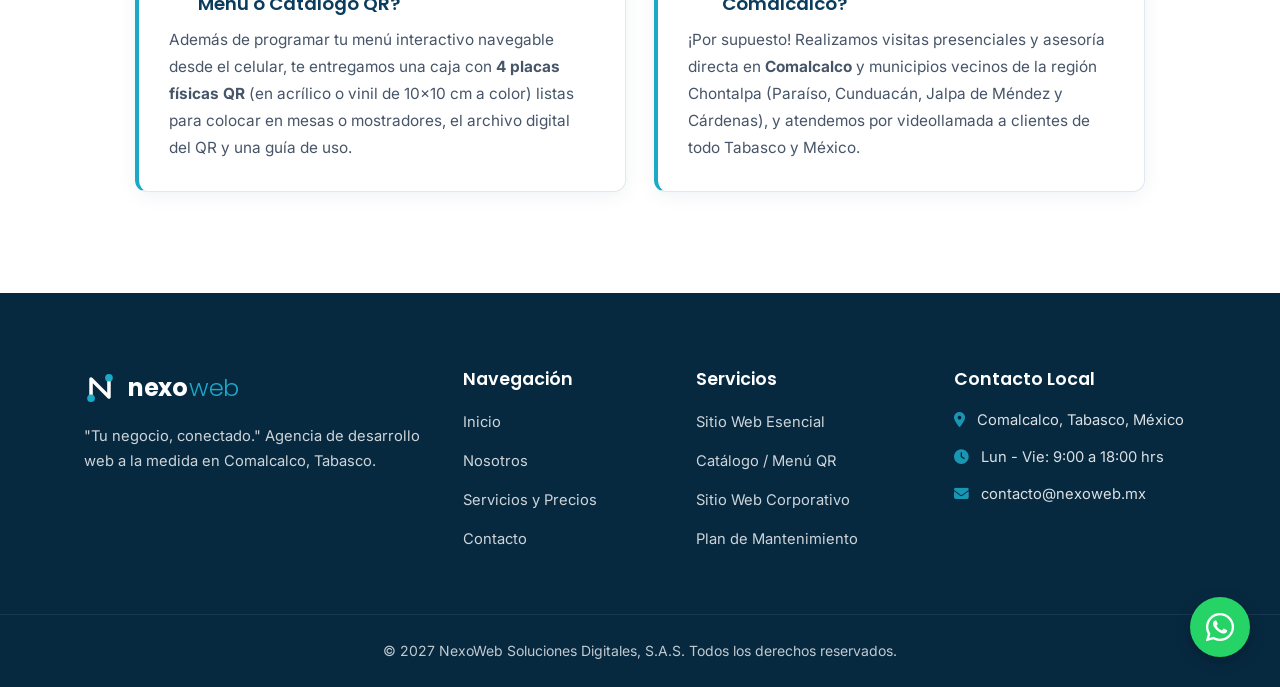
<file: servicios.html>
<!DOCTYPE html>
<html lang="es">
<head>
    <meta charset="UTF-8">
    <meta name="viewport" content="width=device-width, initial-scale=1.0">
    <title>Servicios y Precios | NexoWeb</title>
    <link rel="preconnect" href="https://fonts.googleapis.com">
    <link rel="preconnect" href="https://fonts.gstatic.com" crossorigin>
    <link href="https://fonts.googleapis.com/css2?family=Inter:wght@300;400;500;600&family=Poppins:wght@300;500;600;700&display=swap" rel="stylesheet">
    <link rel="stylesheet" href="https://cdnjs.cloudflare.com/ajax/libs/font-awesome/6.4.0/css/all.min.css">
    <link rel="stylesheet" href="style.css">
</head>
<body>

    <header id="header">
        <div class="container nav-container">
            <a href="index.html" class="brand-logo" aria-label="NexoWeb Inicio">
                <svg width="38" height="38" viewBox="0 0 100 100" fill="none" xmlns="http://www.w3.org/2000/svg">
                    <path d="M22 82V22L78 78V18" stroke="#0B3C5D" stroke-width="11" stroke-linecap="round" stroke-linejoin="round"/>
                    <circle cx="22" cy="82" r="12" fill="#1BA9C7"/>
                    <circle cx="78" cy="18" r="12" fill="#1BA9C7"/>
                </svg>
                <span class="brand-text"><strong>nexo</strong><span>web</span></span>
            </a>
            <nav>
                <ul id="nav-links">
                    <li><a href="index.html">Inicio</a></li>
                    <li><a href="nosotros.html">Nosotros</a></li>
                    <li><a href="servicios.html" class="active">Servicios y Precios</a></li>
                    <li><a href="contacto.html" class="btn-nav">Cotizar Proyecto</a></li>
                </ul>
                <div class="menu-toggle" id="mobile-menu">
                    <i class="fas fa-bars"></i>
                </div>
            </nav>
        </div>
    </header>

    <section class="page-header">
        <div class="container">
            <span class="badge">Inversión Transparente</span>
            <h1>Soluciones web a la medida de tu negocio</h1>
            <p>Pago único por desarrollo (50% anticipo y 50% contra entrega). Todos nuestros sitios incluyen diseño responsivo, garantía de 30 días y código limpio.</p>
        </div>
    </section>

    <!-- Detalle de los 3 Paquetes -->
    <section class="section-white">
        <div class="container service-detail-list">

            <!-- Línea 1 -->
            <div id="esencial" class="service-detail-card">
                <div class="sd-info">
                    <span class="sd-tag">Plazo: 7 a 10 días hábiles</span>
                    <h2>1. Sitio Web Esencial (Landing Page)</h2>
                    <p>Una página de una sola sección altamente efectiva, pensada para captar clientes locales y dirigirlos directo a tu WhatsApp. Ideal para consultorios médicos, despachos contables, abogados, talleres y profesionistas independientes.</p>
                    <ul class="check-list">
                        <li><i class="fas fa-check"></i> Diseño personalizado (hasta 6 bloques de contenido)</li>
                        <li><i class="fas fa-check"></i> Galería de servicios, testimonios y preguntas frecuentes</li>
                        <li><i class="fas fa-check"></i> Botón flotante directo a WhatsApp y formulario</li>
                        <li><i class="fas fa-check"></i> Optimización SEO local básica y publicación en dominio</li>
                    </ul>
                </div>
                <div class="sd-pricing">
                    <span class="price-label">Inversión única</span>
                    <div class="price-amount">$4,000 <span>MXN</span></div>
                    <span class="price-tax">+ IVA (Facturable CFDI)</span>
                    <a href="contacto.html?plan=esencial" class="btn btn-primary btn-block">Contratar Esencial</a>
                </div>
            </div>

            <!-- Línea 2 -->
            <div id="menu-qr" class="service-detail-card featured-border">
                <div class="sd-info">
                    <span class="sd-tag popular-bg">Más Solicitado • Plazo: 10 a 12 días hábiles</span>
                    <h2>2. Catálogo o Menú Digital QR</h2>
                    <p>Elimina los gastos de reimpresión cada vez que cambian tus precios. Tus clientes escanean el código desde su mesa o mostrador y navegan un menú rápido, visual y ordenado por categorías desde su celular.</p>
                    <ul class="check-list">
                        <li><i class="fas fa-check"></i> Catálogo web programado a la medida con fotos y precios</li>
                        <li><i class="fas fa-check"></i> <strong>4 placas físicas QR</strong> en acrílico o vinil (10x10 cm) incluidas</li>
                        <li><i class="fas fa-check"></i> Botón de pedido o reserva rápida por WhatsApp</li>
                        <li><i class="fas fa-check"></i> Archivo digital del QR y guía de actualización</li>
                    </ul>
                </div>
                <div class="sd-pricing">
                    <span class="price-label">Inversión única</span>
                    <div class="price-amount">$5,000 <span>MXN</span></div>
                    <span class="price-tax">+ IVA (Facturable CFDI)</span>
                    <a href="contacto.html?plan=menu-qr" class="btn btn-primary btn-block">Contratar Menú QR</a>
                </div>
            </div>

            <!-- Línea 3 -->
            <div id="corporativo" class="service-detail-card">
                <div class="sd-info">
                    <span class="sd-tag">Plazo: 20 a 25 días hábiles</span>
                    <h2>3. Sitio Web Corporativo Multipágina</h2>
                    <p>La solución integral para empresas formales, escuelas, constructoras, clínicas y distribuidoras que necesitan proyectar solidez institucional y detallar múltiples líneas de negocio.</p>
                    <ul class="check-list">
                        <li><i class="fas fa-check"></i> Arquitectura de varias páginas (Inicio, Nosotros, Servicios, Contacto)</li>
                        <li><i class="fas fa-check"></i> Mapa interactivo de ubicación y formularios avanzados</li>
                        <li><i class="fas fa-check"></i> Galería de proyectos o casos de éxito</li>
                        <li><i class="fas fa-check"></i> SEO estructurado por cada página + capacitación al personal</li>
                    </ul>
                </div>
                <div class="sd-pricing">
                    <span class="price-label">Inversión única</span>
                    <div class="price-amount">$9,000 <span>MXN</span></div>
                    <span class="price-tax">+ IVA (Facturable CFDI)</span>
                    <a href="contacto.html?plan=corporativo" class="btn btn-primary btn-block">Contratar Corporativo</a>
                </div>
            </div>

        </div>
    </section>


    <!-- Terminal de Comandos / Despliegue -->
    <section class="section-light">
        <div class="container">
            <div class="section-title">
                <span class="eyebrow">Despliegue Profesional</span>
                <h2>Del código fuente a tu dominio en días hábiles</h2>
                <p>Cada proyecto pasa por un riguroso pipeline de pruebas de diseño y optimización antes de entregarse al cliente.</p>
            </div>
            
            <div class="terminal-box">
                <div class="mockup-header">
                    <span class="dot red"></span>
                    <span class="dot yellow"></span>
                    <span class="dot green"></span>
                    <span class="mockup-url">bash — nexoweb-cli v2.7</span>
                </div>
                <div class="terminal-body">
                    <p><span class="t-prompt">$</span> nexoweb init --client "Negocio Local Comalcalco"</p>
                    <p class="t-output">✔ Brief analizado y wireframes aprobados (Etapa 1 y 3).</p>
                    <p><span class="t-prompt">$</span> npm run build:frontend</p>
                    <p class="t-output">✔ Minificando HTML, CSS y JS nativos... [Optimizado a 780 KB]</p>
                    <p><span class="t-prompt">$</span> nexoweb deploy --ssl --domain tunegocio.com.mx</p>
                    <p class="t-success">✔ ¡Sitio web publicado con éxito y alta en Google Business Profile completada!</p>
                </div>
            </div>
        </div>
    </section>

    <!-- Plan de Mantenimiento -->
    <section id="mantenimiento" class="section-dark">
        <div class="container maintenance-box">
            <div>
                <span class="badge">Continuidad Operativa</span>
                <h2>Plan de Mantenimiento Mensual o Anual</h2>
                <p>Olvídate de los aspectos técnicos. Nosotros nos encargamos de que tu sitio siga en línea, seguro y actualizado todos los meses.</p>
                <div class="maint-features">
                    <span><i class="fas fa-server"></i> Hosting de alta velocidad</span>
                    <span><i class="fas fa-globe"></i> Renovación de dominio (.com / .mx)</span>
                    <span><i class="fas fa-lock"></i> Certificado de seguridad SSL</span>
                    <span><i class="fas fa-sync-alt"></i> 1 actualización de contenido al mes</span>
                    <span><i class="fas fa-database"></i> Respaldos semanales</span>
                    <span><i class="fas fa-headset"></i> Soporte prioritario WhatsApp</span>
                </div>
            </div>
            <div class="maint-price-card">
                <h3>$400 <span>MXN / mes</span></h3>
                <p class="or-text">o paga anual y obtén <strong>2 meses gratis</strong>:</p>
                <div class="annual-tag">$4,000 MXN / año</div>
                <small>+ IVA • Sin plazos forzosos</small>
            </div>
        </div>
    </section>

    <!-- Promociones Vigentes -->
    <section class="section-light">
        <div class="container">
            <div class="section-title">
                <span class="eyebrow">Beneficios Comerciales</span>
                <h2>Descuentos y Paquetes Especiales</h2>
            </div>
            <div class="promo-grid">
                <div class="promo-card">
                    <i class="fas fa-star"></i>
                    <h4>10% Descuento Lanzamiento</h4>
                    <p>Para nuestros primeros 10 clientes a cambio de un testimonio real para nuestro portafolio.</p>
                </div>
                <div class="promo-card">
                    <i class="fas fa-layer-group"></i>
                    <h4>10% en Paquete Combinado</h4>
                    <p>Al contratar dos líneas de servicio juntas (por ejemplo: Sitio Web Esencial + Menú QR).</p>
                </div>
                <div class="promo-card">
                    <i class="fas fa-users"></i>
                    <h4>5% Programa de Referidos</h4>
                    <p>Descuento directo tanto para el cliente que nos recomienda como para el negocio recomendado.</p>
                </div>
            </div>
        </div>
    </section>

    <!-- Preguntas Frecuentes -->
    <section class="section-white">
        <div class="container faq-container">
            <div class="section-title">
                <span class="eyebrow">Resolvemos tus dudas</span>
                <h2>Preguntas Frecuentes</h2>
                <p>Todo lo que necesitas saber sobre nuestro proceso de trabajo, pagos y garantías.</p>
            </div>

            <div class="faq-list">
                <div class="faq-card">
                    <h3><i class="fas fa-credit-card"></i> ¿Cómo funciona la forma de pago?</h3>
                    <p>Trabajamos con <strong>50% de anticipo</strong> al firmar el contrato de servicios para iniciar el diseño y desarrollo, y el <strong>50% restante contra entrega</strong> al publicar tu sitio web. Todos nuestros precios son más IVA (16%) y emitimos factura electrónica (CFDI).</p>
                </div>

                <div class="faq-card">
                    <h3><i class="fas fa-code"></i> ¿El código fuente y el sitio son realmente míos?</h3>
                    <p>Sí, al 100%. Al liquidar el proyecto te entregamos una carpeta digital (.zip) con todo el código fuente en HTML, CSS y JavaScript, tus imágenes optimizadas y una guía de uso en PDF. No quedas atado a rentas permanentes ni plataformas cerradas.</p>
                </div>

                <div class="faq-card">
                    <h3><i class="fas fa-sync-alt"></i> ¿Qué pasa si necesito cambios durante el desarrollo?</h3>
                    <p>Todos nuestros proyectos incluyen hasta <strong>3 rondas de revisión y ajustes sin costo adicional</strong> durante el desarrollo, además de <strong>30 días naturales de garantía</strong> después de la entrega para corregir cualquier detalle técnico.</p>
                </div>

                <div class="faq-card">
                    <h3><i class="fas fa-server"></i> ¿Es obligatorio contratar el plan de mantenimiento?</h3>
                    <p>No es obligatorio, pero es muy recomendable para tu comodidad. Por <strong>$400 MXN al mes</strong> (o $4,000 MXN al año con 2 meses gratis) cubrimos el hosting, renovación de dominio (.com o .mx), certificado SSL, respaldos semanales y 1 actualización de contenido al mes (precios, fotos o textos).</p>
                </div>

                <div class="faq-card">
                    <h3><i class="fas fa-qrcode"></i> ¿Qué incluye exactamente el paquete de Menú o Catálogo QR?</h3>
                    <p>Además de programar tu menú interactivo navegable desde el celular, te entregamos una caja con <strong>4 placas físicas QR</strong> (en acrílico o vinil de 10x10 cm a color) listas para colocar en mesas o mostradores, el archivo digital del QR y una guía de uso.</p>
                </div>

                <div class="faq-card">
                    <h3><i class="fas fa-map-marked-alt"></i> ¿Atienden negocios fuera de Comalcalco?</h3>
                    <p>¡Por supuesto! Realizamos visitas presenciales y asesoría directa en <strong>Comalcalco</strong> y municipios vecinos de la región Chontalpa (Paraíso, Cunduacán, Jalpa de Méndez y Cárdenas), y atendemos por videollamada a clientes de todo Tabasco y México.</p>
                </div>
            </div>
        </div>
    </section>

    <a href="https://wa.me/529330000000" class="whatsapp-float" target="_blank" aria-label="WhatsApp"><i class="fab fa-whatsapp"></i></a>

    <footer>
        <div class="container footer-grid">
            <div class="footer-brand">
                <a href="index.html" class="brand-logo footer-logo">
                    <svg width="32" height="32" viewBox="0 0 100 100" fill="none" xmlns="http://www.w3.org/2000/svg">
                        <path d="M22 82V22L78 78V18" stroke="#FFFFFF" stroke-width="11" stroke-linecap="round" stroke-linejoin="round"/>
                        <circle cx="22" cy="82" r="12" fill="#1BA9C7"/>
                        <circle cx="78" cy="18" r="12" fill="#1BA9C7"/>
                    </svg>
                    <span class="brand-text light"><strong>nexo</strong><span>web</span></span>
                </a>
                <p>"Tu negocio, conectado." Agencia de desarrollo web a la medida en Comalcalco, Tabasco.</p>
            </div>
            <div class="footer-links">
                <h4>Navegación</h4>
                <ul>
                    <li><a href="index.html">Inicio</a></li>
                    <li><a href="nosotros.html">Nosotros</a></li>
                    <li><a href="servicios.html">Servicios y Precios</a></li>
                    <li><a href="contacto.html">Contacto</a></li>
                </ul>
            </div>
            <div class="footer-links">
                <h4>Servicios</h4>
                <ul>
                    <li><a href="servicios.html#esencial">Sitio Web Esencial</a></li>
                    <li><a href="servicios.html#menu-qr">Catálogo / Menú QR</a></li>
                    <li><a href="servicios.html#corporativo">Sitio Web Corporativo</a></li>
                    <li><a href="servicios.html#mantenimiento">Plan de Mantenimiento</a></li>
                </ul>
            </div>
            <div class="footer-contact">
                <h4>Contacto Local</h4>
                <p><i class="fas fa-map-marker-alt"></i> Comalcalco, Tabasco, México</p>
                <p><i class="fas fa-clock"></i> Lun - Vie: 9:00 a 18:00 hrs</p>
                <p><i class="fas fa-envelope"></i> contacto@nexoweb.mx</p>
            </div>
        </div>
        <div class="footer-bottom">
            <p>&copy; 2027 NexoWeb Soluciones Digitales, S.A.S. Todos los derechos reservados.</p>
        </div>
    </footer>

    <script src="script.js"></script>
</body>
</html>
</file>
<file: style.css>
/* =================================================================atea
   NEXOWEB - HOJA DE ESTILOS PROFESIONAL (2027)
   =================================================================== */

:root {
    --azul-nexo: #0B3C5D;
    --azul-oscuro: #072940;
    --cian-conexion: #1BA9C7;
    --naranja-impulso: #F28C28;
    --gris-grafito: #1E293B;
    --gris-texto: #475569;
    --blanco-hueso: #F8FAFC;
    --blanco: #FFFFFF;
    --borde: #E2E8F0;
    --sombra-suave: 0 4px 20px -2px rgba(11, 60, 93, 0.08);
    --sombra-elevada: 0 20px 35px -5px rgba(11, 60, 93, 0.12);
    --transition: all 0.3s cubic-bezier(0.4, 0, 0.2, 1);
}

* {
    margin: 0;
    padding: 0;
    box-sizing: border-box;
}

html {
    scroll-behavior: smooth;
    font-size: 16px; /* Base estándar de 16px */
}

body {
    font-family: 'Inter', -apple-system, BlinkMacSystemFont, sans-serif;
    color: var(--gris-grafito);
    background-color: var(--blanco-hueso);
    line-height: 1.7;
    -webkit-font-smoothing: antialiased;
}

h1, h2, h3, h4 {
    font-family: 'Poppins', sans-serif;
    color: var(--azul-nexo);
    line-height: 1.25;
    font-weight: 600;
}

a {
    text-decoration: none;
    color: inherit;
}

ul {
    list-style: none;
}

.container {
    width: 90%;
    max-width: 1200px;
    margin: 0 auto;
    padding: 0 20px;
}

/* =================================================================
   LOGOTIPO CORPORATIVO
   =================================================================== */
.brand-logo {
    display: flex;
    align-items: center;
    gap: 12px;
}

.brand-text {
    font-family: 'Poppins', sans-serif;
    font-size: 1.5rem;
    letter-spacing: -0.5px;
    color: var(--azul-nexo);
}

.brand-text strong {
    font-weight: 700;
}

.brand-text span {
    font-weight: 300;
    color: var(--cian-conexion);
    margin-left: 2px;
}

.brand-text.light {
    color: var(--blanco);
}

/* =================================================================
   NAVEGACIÓN (HEADER)
   =================================================================== */
header {
    background-color: rgba(255, 255, 255, 0.95);
    backdrop-filter: blur(10px);
    box-shadow: 0 1px 15px rgba(0, 0, 0, 0.04);
    position: fixed;
    top: 0;
    left: 0;
    width: 100%;
    z-index: 1000;
    /* Añade esta línea para que el movimiento sea suave */
    transition: transform 0.35s cubic-bezier(0.4, 0, 0.2, 1);
}

/* Añade esta clase completa abajo para que sepa hacia dónde esconderse */
header.header-hidden {
    transform: translateY(-100%);
}

.nav-container {
    display: flex;
    justify-content: space-between;
    align-items: center;
    height: 80px;
}

#nav-links {
    display: flex;
    align-items: center;
    gap: 32px;
}

#nav-links a {
    font-weight: 500;
    font-size: 0.95rem;
    color: var(--gris-grafito);
    transition: var(--transition);
}

#nav-links a:hover,
#nav-links a.active {
    color: var(--cian-conexion);
}

#nav-links a.btn-nav {
    background-color: var(--naranja-impulso);
    color: var(--blanco);
    padding: 10px 22px;
    border-radius: 6px;
    font-weight: 600;
}

#nav-links a.btn-nav:hover {
    background-color: #d97719;
    transform: translateY(-2px);
    box-shadow: 0 4px 12px rgba(242, 140, 40, 0.3);
}

.menu-toggle {
    display: none;
    font-size: 1.5rem;
    cursor: pointer;
    color: var(--azul-nexo);
}

/* =================================================================
   BOTONES Y COMPONENTES GLOBALES
   =================================================================== */
.btn {
    display: inline-block;
    padding: 14px 30px;
    border-radius: 6px;
    font-weight: 600;
    font-size: 1rem;
    cursor: pointer;
    transition: var(--transition);
    text-align: center;
    border: none;
}

.btn-primary {
    background-color: var(--naranja-impulso);
    color: var(--blanco);
}

.btn-primary:hover {
    background-color: #d97719;
    transform: translateY(-2px);
    box-shadow: 0 8px 20px rgba(242, 140, 40, 0.35);
}

.btn-outline {
    border: 2px solid var(--azul-nexo);
    color: var(--azul-nexo);
    background: transparent;
}

.btn-outline:hover {
    background-color: var(--azul-nexo);
    color: var(--blanco);
}

.btn-block {
    width: 100%;
}

.btn-lg {
    padding: 16px 36px;
    font-size: 1.05rem;
}

/* =================================================================
   SECCIONES Y TIPOGRAFÍA DE CONTENIDO
   =================================================================== */
.section-light {
    padding: 100px 0;
    background-color: var(--blanco-hueso);
}

.section-white {
    padding: 100px 0;
    background-color: var(--blanco);
}

.section-dark {
    padding: 100px 0;
    background-color: var(--azul-nexo);
    color: var(--blanco);
}

.section-title {
    text-align: center;
    max-width: 750px;
    margin: 0 auto 60px;
}

.section-title h2 {
    font-size: 2.35rem;
    margin-bottom: 16px;
    letter-spacing: -0.5px;
}

.section-title p {
    color: var(--gris-texto);
    font-size: 1.08rem;
    line-height: 1.75;
}

.section-title.light h2,
.section-title.light p {
    color: var(--blanco);
}

.section-title.light p {
    opacity: 0.85;
}

.eyebrow {
    display: inline-block;
    text-transform: uppercase;
    letter-spacing: 1.5px;
    font-size: 0.8rem;
    font-weight: 700;
    color: var(--cian-conexion);
    margin-bottom: 10px;
}

.badge {
    display: inline-block;
    background-color: rgba(27, 169, 199, 0.12);
    color: var(--azul-nexo);
    border: 1px solid rgba(27, 169, 199, 0.25);
    padding: 6px 18px;
    border-radius: 50px;
    font-size: 0.875rem;
    font-weight: 600;
    margin-bottom: 20px;
}

.section-dark .badge {
    background-color: rgba(27, 169, 199, 0.22);
    color: var(--blanco);
    border-color: var(--cian-conexion);
}

/* =================================================================
   HERO SECTION
   =================================================================== */
.hero {
    padding: 160px 0 100px;
    background: radial-gradient(circle at 90% 10%, rgba(27, 169, 199, 0.1) 0%, transparent 40%),
                linear-gradient(180deg, #FFFFFF 0%, #F8FAFC 100%);
}

.hero-grid {
    display: grid;
    grid-template-columns: 1.2fr 0.8fr;
    gap: 55px;
    align-items: center;
}

.hero h1 {
    font-size: 3.25rem;
    font-weight: 700;
    margin-bottom: 20px;
    letter-spacing: -1px;
}

.hero h1 .highlight {
    color: var(--cian-conexion);
}

.hero-subtitle {
    font-size: 1.125rem;
    color: var(--gris-texto);
    margin-bottom: 32px;
    line-height: 1.8;
}

.hero-buttons {
    display: flex;
    flex-wrap: wrap;
    gap: 16px;
    margin-bottom: 45px;
}

.hero-stats {
    display: flex;
    gap: 40px;
    padding-top: 30px;
    border-top: 1px solid var(--borde);
}

.stat-item strong {
    display: block;
    font-family: 'Poppins', sans-serif;
    font-size: 1.5rem;
    color: var(--azul-nexo);
    font-weight: 700;
}

.stat-item span {
    font-size: 0.875rem;
    color: var(--gris-texto);
}

/* =================================================================
   MOCKUP VISUAL INTERACTIVO
   =================================================================== */
.mockup-window {
    background: var(--blanco);
    border-radius: 12px;
    box-shadow: var(--sombra-elevada);
    border: 1px solid var(--borde);
    overflow: hidden;
}

.mockup-header {
    background: var(--azul-nexo);
    padding: 14px 18px;
    display: flex;
    align-items: center;
    gap: 8px;
}

.dot {
    width: 12px;
    height: 12px;
    border-radius: 50%;
}
.dot.red { background: #FF5F56; }
.dot.yellow { background: #FFBD2E; }
.dot.green { background: #27C93F; }

.mockup-url {
    background: rgba(255, 255, 255, 0.12);
    color: var(--blanco);
    font-size: 0.8rem;
    padding: 4px 14px;
    border-radius: 4px;
    margin-left: 10px;
    font-family: monospace;
}

.mockup-body {
    padding: 28px;
    display: flex;
    flex-direction: column;
    gap: 18px;
}

.mockup-card {
    display: flex;
    align-items: center;
    gap: 18px;
    padding: 18px;
    background: var(--blanco-hueso);
    border-radius: 8px;
    border-left: 4px solid var(--cian-conexion);
    transition: var(--transition);
}

.mockup-card:hover {
    transform: translateX(4px);
    background: var(--blanco);
    box-shadow: var(--sombra-suave);
}

.mockup-card i {
    font-size: 1.7rem;
    color: var(--azul-nexo);
}

.mockup-card h4 {
    font-size: 1.02rem;
    margin-bottom: 4px;
}

.mockup-card p {
    font-size: 0.875rem;
    color: var(--gris-texto);
}

/* =================================================================
   FEATURES & CARDS (INICIO Y SERVICIOS)
   =================================================================== */
.features-grid {
    display: grid;
    grid-template-columns: repeat(auto-fit, minmax(260px, 1fr));
    gap: 30px;
}

.feature-box {
    background: var(--blanco);
    padding: 36px 30px;
    border-radius: 12px;
    border: 1px solid var(--borde);
    transition: var(--transition);
    display: flex;
    flex-direction: column;
    height: 100%;
}

.feature-box:hover {
    transform: translateY(-6px);
    box-shadow: var(--sombra-suave);
    border-color: rgba(27, 169, 199, 0.3);
}

.tech-card {
    position: relative;
    display: flex;
    flex-direction: column;
    justify-content: space-between;
}

.tech-header-bar {
    display: flex;
    justify-content: space-between;
    align-items: center;
    font-size: 0.8rem;
    font-family: monospace;
    color: var(--cian-conexion);
    margin-bottom: 15px;
    background: rgba(27, 169, 199, 0.08);
    padding: 6px 12px;
    border-radius: 6px;
}

.badge-score {
    background: #16a34a;
    color: #fff;
    padding: 2px 8px;
    border-radius: 12px;
    font-weight: 700;
}

.lighthouse-scores {
    display: flex;
    gap: 10px;
    margin-top: 20px;
    padding-top: 15px;
    border-top: 1px solid var(--borde);
}

.score-circle {
    flex: 1;
    background: var(--blanco-hueso);
    border: 1px solid var(--borde);
    text-align: center;
    padding: 8px 4px;
    border-radius: 6px;
}

.score-circle strong {
    display: block;
    color: #16a34a;
    font-size: 1.05rem;
    font-family: 'Poppins', sans-serif;
}

.score-circle span {
    font-size: 0.68rem;
    color: var(--gris-texto);
    white-space: nowrap;
}

.icon-circle {
    width: 56px;
    height: 56px;
    background: rgba(27, 169, 199, 0.1);
    color: var(--cian-conexion);
    border-radius: 12px;
    display: flex;
    align-items: center;
    justify-content: center;
    font-size: 1.5rem;
    margin-bottom: 22px;
}

.feature-box h3 {
    font-size: 1.2rem;
    margin-bottom: 12px;
}

.feature-box p {
    font-size: 0.95rem;
    color: var(--gris-texto);
}

.cards-grid {
    display: grid;
    grid-template-columns: repeat(auto-fit, minmax(310px, 1fr));
    gap: 32px;
}

.plan-card {
    overflow: visible !important;
    background: var(--blanco-hueso);
    border: 1px solid var(--borde);
    border-radius: 14px;
    padding: 40px 32px;
    display: flex;
    flex-direction: column;
    justify-content: space-between;
    position: relative;
    transition: var(--transition);
}

.plan-card:hover {
    transform: translateY(-8px);
    box-shadow: var(--sombra-elevada);
}

.plan-card.popular {
    background: var(--blanco);
    border: 2px solid var(--cian-conexion);
    box-shadow: var(--sombra-suave);
}

/* Desactivamos la flotación constante en la tarjeta central para un hover 100% suave e idéntico a las demás */
.plan-card.popular {
    animation: none !important;
}

.ribbon {
    position: absolute;
    top: -14px;
    right: 28px;
    background: var(--naranja-impulso);
    color: var(--blanco);
    font-size: 0.8rem;
    font-weight: 600;
    padding: 5px 16px;
    border-radius: 20px;
    letter-spacing: 0.5px;
}

.plan-header i {
    font-size: 2.2rem;
    color: var(--cian-conexion);
    margin-bottom: 16px;
}

.plan-header h3 {
    font-size: 1.4rem;
    margin-bottom: 6px;
}

.plan-target {
    font-size: 0.88rem;
    color: var(--cian-conexion);
    font-weight: 500;
    margin-bottom: 20px;
}

.plan-price {
    font-family: 'Poppins', sans-serif;
    font-size: 2.15rem;
    font-weight: 700;
    color: var(--azul-nexo);
    margin-bottom: 14px;
}

.plan-price span {
    font-size: 0.92rem;
    font-weight: 400;
    color: var(--gris-texto);
}

.plan-desc {
    font-size: 0.95rem;
    color: var(--gris-texto);
    margin-bottom: 28px;
}

/* =================================================================
   PROCESO ÁGIL Y ESTILOS OSCUROS
   =================================================================== */
.process-grid {
    display: grid;
    grid-template-columns: repeat(auto-fit, minmax(240px, 1fr));
    gap: 28px;
}

.step-card {
    background: rgba(255, 255, 255, 0.04);
    border: 1px solid rgba(255, 255, 255, 0.1);
    padding: 32px 26px;
    border-radius: 12px;
    transition: var(--transition);
}

.step-card:hover {
    background: rgba(255, 255, 255, 0.08);
    transform: translateY(-4px);
}

.step-num {
    font-family: 'Poppins', sans-serif;
    font-size: 2rem;
    font-weight: 700;
    color: var(--cian-conexion);
    display: block;
    margin-bottom: 12px;
}

.step-card h4 {
    color: var(--blanco);
    margin-bottom: 10px;
    font-size: 1.15rem;
}

.step-card p {
    font-size: 0.92rem;
    color: rgba(255, 255, 255, 0.8);
    line-height: 1.7;
}

/* =================================================================
   CTA BANNER
   =================================================================== */
.cta-banner {
    background: linear-gradient(135deg, var(--cian-conexion), var(--azul-nexo));
    color: var(--blanco);
    padding: 70px 0;
}

.cta-flex {
    display: flex;
    justify-content: space-between;
    align-items: center;
    gap: 35px;
}

.cta-flex h2 {
    color: var(--blanco);
    font-size: 2rem;
    margin-bottom: 10px;
}

.cta-flex p {
    font-size: 1.05rem;
    opacity: 0.9;
}

/* =================================================================
   PÁGINAS INTERNAS (NOSOTROS, SERVICIOS, CONTACTO)
   =================================================================== */
.page-header {
    padding: 150px 0 75px;
    background: linear-gradient(180deg, #FFFFFF 0%, #F8FAFC 100%);
    text-align: center;
    border-bottom: 1px solid var(--borde);
}

.page-header h1 {
    font-size: 2.75rem;
    margin-bottom: 16px;
    letter-spacing: -0.5px;
}

.page-header p {
    max-width: 700px;
    margin: 0 auto;
    color: var(--gris-texto);
    font-size: 1.1rem;
    line-height: 1.75;
}

.two-col-grid {
    display: grid;
    grid-template-columns: 1fr 1fr;
    gap: 50px;
    align-items: center;
}

.two-col-grid h2 {
    font-size: 2.15rem;
    margin-bottom: 18px;
}

.two-col-grid p {
    margin-bottom: 16px;
    color: var(--gris-texto);
    font-size: 1rem;
    line-height: 1.75;
}

.identity-showcase {
    background: var(--blanco);
    border: 1px solid var(--borde);
    border-radius: 16px;
    padding: 50px;
    text-align: center;
    box-shadow: var(--sombra-suave);
}

.identity-showcase h3 {
    font-size: 2.3rem;
    margin-top: 14px;
}

.identity-showcase h3 span {
    font-weight: 300;
    color: var(--cian-conexion);
}

.tagline {
    font-style: italic;
    color: var(--gris-texto);
    margin-top: 8px;
}

.color-swatches {
    display: flex;
    justify-content: center;
    gap: 14px;
    margin-top: 25px;
}

.color-swatches span {
    width: 32px;
    height: 32px;
    border-radius: 50%;
    border: 2px solid var(--blanco);
    box-shadow: 0 4px 10px rgba(0,0,0,0.15);
}

.mv-card {
    background: var(--blanco);
    padding: 40px;
    border-radius: 14px;
    border: 1px solid var(--borde);
    height: 100%;
    box-shadow: var(--sombra-suave);
}

.mv-icon {
    font-size: 2rem;
    color: var(--naranja-impulso);
    margin-bottom: 18px;
}

.mv-card h3 {
    font-size: 1.35rem;
    margin-bottom: 12px;
}

.mv-card p {
    color: var(--gris-texto);
    font-size: 0.95rem;
    line-height: 1.75;
}

/* Tablas comparativas */
.table-responsive {
    overflow-x: auto;
}

.comp-table {
    width: 100%;
    border-collapse: collapse;
    background: var(--blanco);
    border-radius: 12px;
    overflow: hidden;
    box-shadow: var(--sombra-suave);
}

.comp-table th,
.comp-table td {
    padding: 18px 24px;
    text-align: left;
    border-bottom: 1px solid var(--borde);
    font-size: 0.95rem;
}

.comp-table th {
    background: var(--azul-nexo);
    color: var(--blanco);
    font-family: 'Poppins', sans-serif;
    font-weight: 600;
}

.comp-table .highlight-col {
    background: rgba(27, 169, 199, 0.08);
    font-weight: 600;
}

.comp-table th.highlight-col {
    background: var(--cian-conexion);
}

.text-green { color: #16a34a; }
.text-red { color: #dc2626; }
.text-amber { color: #d97706; }

/* Valores Grid */
.values-grid {
    display: grid;
    grid-template-columns: repeat(auto-fit, minmax(300px, 1fr));
    gap: 28px;
}

.value-item {
    background: var(--blanco);
    padding: 30px;
    border-radius: 12px;
    border: 1px solid var(--borde);
    box-shadow: var(--sombra-suave);
}

.value-item h4 {
    margin-bottom: 10px;
    font-size: 1.15rem;
}

.value-item h4 i {
    color: var(--cian-conexion);
    margin-right: 10px;
}

.value-item p {
    font-size: 0.95rem;
    color: var(--gris-texto);
    line-height: 1.7;
}

/* =================================================================
   SERVICIOS DETALLE Y MANTENIMIENTO
   =================================================================== */
.service-detail-list {
    display: flex;
    flex-direction: column;
    gap: 40px;
}

.service-detail-card {
    display: grid;
    grid-template-columns: 1.5fr 0.8fr;
    gap: 40px;
    background: var(--blanco);
    border: 1px solid var(--borde);
    border-radius: 14px;
    padding: 42px;
    align-items: center;
    box-shadow: var(--sombra-suave);
    transition: var(--transition);
}

.service-detail-card:hover {
    box-shadow: var(--sombra-elevada);
}

.service-detail-card.featured-border {
    border: 2px solid var(--cian-conexion);
}

.sd-tag {
    display: inline-block;
    background: rgba(11, 60, 93, 0.08);
    color: var(--azul-nexo);
    padding: 5px 14px;
    border-radius: 6px;
    font-size: 0.85rem;
    font-weight: 600;
    margin-bottom: 14px;
}

.sd-tag.popular-bg {
    background: var(--naranja-impulso);
    color: var(--blanco);
}

.sd-info h2 {
    font-size: 1.8rem;
    margin-bottom: 14px;
}

.sd-info p {
    color: var(--gris-texto);
    margin-bottom: 20px;
    line-height: 1.75;
}

.check-list li {
    margin-bottom: 10px;
    font-size: 0.96rem;
    display: flex;
    align-items: flex-start;
    gap: 10px;
}

.check-list i {
    color: var(--cian-conexion);
    margin-top: 4px;
}

.sd-pricing {
    background: var(--blanco-hueso);
    border: 1px solid var(--borde);
    padding: 32px;
    border-radius: 12px;
    text-align: center;
}

.price-label {
    font-size: 0.875rem;
    color: var(--gris-texto);
    font-weight: 500;
}

.price-amount {
    font-family: 'Poppins', sans-serif;
    font-size: 2.5rem;
    font-weight: 700;
    color: var(--azul-nexo);
    margin: 8px 0;
}

.price-amount span {
    font-size: 1.05rem;
    font-weight: 500;
}

.price-tax {
    display: block;
    font-size: 0.82rem;
    color: var(--gris-texto);
    margin-bottom: 22px;
}

/* Mantenimiento */
.maintenance-box {
    display: grid;
    grid-template-columns: 1.4fr 0.85fr;
    gap: 45px;
    align-items: center;
}

.maintenance-box h2 {
    color: var(--blanco);
    font-size: 2.15rem;
    margin-bottom: 16px;
}

.maintenance-box p {
    opacity: 0.9;
    margin-bottom: 28px;
    font-size: 1.05rem;
    line-height: 1.75;
}

.maint-features {
    display: grid;
    grid-template-columns: 1fr 1fr;
    gap: 16px;
}

.maint-features span {
    font-size: 0.95rem;
    display: flex;
    align-items: center;
    gap: 12px;
}

.maint-features i {
    color: var(--cian-conexion);
}

.maint-price-card {
    background: var(--blanco);
    color: var(--gris-grafito);
    padding: 36px;
    border-radius: 14px;
    text-align: center;
    box-shadow: var(--sombra-elevada);
}

.maint-price-card h3 {
    font-size: 2.5rem;
    color: var(--azul-nexo);
}

.maint-price-card h3 span {
    font-size: 0.95rem;
    font-weight: 400;
    color: var(--gris-texto);
}

.or-text {
    font-size: 0.92rem;
    margin: 14px 0;
    color: var(--gris-texto) !important;
}

.annual-tag {
    background: rgba(27, 169, 199, 0.12);
    color: var(--azul-nexo);
    font-weight: 700;
    padding: 10px 16px;
    border-radius: 8px;
    margin-bottom: 12px;
    font-size: 1.05rem;
}

/* =================================================================
   PROMOCIONES Y FAQ
   =================================================================== */
.promo-grid {
    display: grid;
    grid-template-columns: repeat(auto-fit, minmax(280px, 1fr));
    gap: 28px;
}

.promo-card {
    background: var(--blanco);
    padding: 32px;
    border-radius: 12px;
    border: 1px solid var(--borde);
    text-align: center;
    box-shadow: var(--sombra-suave);
    transition: var(--transition);
}

.promo-card:hover {
    transform: translateY(-4px);
}

.promo-card i {
    font-size: 2.2rem;
    color: var(--naranja-impulso);
    margin-bottom: 16px;
}

.promo-card h4 {
    margin-bottom: 10px;
    font-size: 1.15rem;
}

.promo-card p {
    font-size: 0.94rem;
    color: var(--gris-texto);
    line-height: 1.7;
}

.faq-container {
    max-width: 1050px;
}

.faq-list {
    display: grid;
    grid-template-columns: repeat(auto-fit, minmax(460px, 1fr));
    gap: 28px;
}

.faq-card {
    background: var(--blanco);
    border: 1px solid var(--borde);
    border-left: 4px solid var(--cian-conexion);
    border-radius: 12px;
    padding: 30px;
    box-shadow: var(--sombra-suave);
    transition: var(--transition);
}

.faq-card:hover {
    box-shadow: var(--sombra-elevada);
}

.faq-card h3 {
    font-size: 1.15rem;
    color: var(--azul-nexo);
    margin-bottom: 12px;
    display: flex;
    align-items: center;
    gap: 12px;
}

.faq-card h3 i {
    color: var(--naranja-impulso);
    font-size: 1.2rem;
}

.faq-card p {
    font-size: 0.96rem;
    color: var(--gris-texto);
    line-height: 1.75;
}

/* =================================================================
   CONTACTO Y FORMULARIOS
   =================================================================== */
.contact-page-grid {
    display: grid;
    grid-template-columns: 1.35fr 0.85fr;
    gap: 45px;
}

.form-container {
    background: var(--blanco);
    padding: 42px;
    border-radius: 14px;
    border: 1px solid var(--borde);
    box-shadow: var(--sombra-suave);
}

.form-container h2 {
    margin-bottom: 8px;
    font-size: 1.8rem;
}

.form-desc {
    color: var(--gris-texto);
    margin-bottom: 28px;
    font-size: 0.96rem;
}

.form-row {
    display: grid;
    grid-template-columns: 1fr 1fr;
    gap: 18px;
}

.form-group {
    margin-bottom: 20px;
}

.form-group label {
    display: block;
    font-size: 0.9rem;
    font-weight: 600;
    margin-bottom: 8px;
    color: var(--azul-nexo);
}

.form-group input,
.form-group select,
.form-group textarea {
    width: 100%;
    padding: 13px 16px;
    border: 1px solid #CBD5E1;
    border-radius: 8px;
    font-family: 'Inter', sans-serif;
    font-size: 0.98rem;
    background: var(--blanco-hueso);
    transition: var(--transition);
}

.form-group input:focus,
.form-group select:focus,
.form-group textarea:focus {
    outline: none;
    border-color: var(--cian-conexion);
    background: var(--blanco);
    box-shadow: 0 0 0 3px rgba(27, 169, 199, 0.15);
}

.quote-summary {
    background: var(--blanco-hueso);
    border-left: 4px solid var(--naranja-impulso);
    padding: 20px 22px;
    border-radius: 8px;
    margin-bottom: 24px;
    border-top: 1px solid var(--borde);
    border-right: 1px solid var(--borde);
    border-bottom: 1px solid var(--borde);
}

.quote-line {
    display: flex;
    justify-content: space-between;
    font-size: 0.95rem;
    margin-bottom: 10px;
    color: var(--gris-texto);
}

.quote-line.total {
    border-top: 1px solid var(--borde);
    padding-top: 12px;
    margin-top: 10px;
    margin-bottom: 0;
    font-size: 1.05rem;
    font-weight: 600;
    color: var(--azul-nexo);
}

.info-card {
    background: var(--blanco);
    padding: 34px;
    border-radius: 14px;
    border: 1px solid var(--borde);
    margin-bottom: 28px;
    box-shadow: var(--sombra-suave);
}

.info-card h3 {
    margin-bottom: 22px;
    font-size: 1.3rem;
}

.contact-details li {
    display: flex;
    gap: 16px;
    margin-bottom: 22px;
}

.contact-details i {
    color: var(--cian-conexion);
    font-size: 1.35rem;
    margin-top: 3px;
}

.contact-details strong {
    color: var(--azul-nexo);
    display: block;
    margin-bottom: 2px;
}

.contact-details p {
    font-size: 0.92rem;
    color: var(--gris-texto);
}

.map-box {
    border-radius: 14px;
    overflow: hidden;
    border: 1px solid var(--borde);
    box-shadow: var(--sombra-suave);
}

/* =================================================================
   WHATSAPP FLOTANTE Y FOOTER
   =================================================================== */
.whatsapp-float {
    position: fixed;
    bottom: 30px;
    right: 30px;
    background-color: #25D366;
    color: var(--blanco);
    width: 62px;
    height: 62px;
    border-radius: 50%;
    display: flex;
    align-items: center;
    justify-content: center;
    font-size: 2rem;
    box-shadow: 0 8px 25px rgba(37, 211, 102, 0.45);
    z-index: 999;
    transition: var(--transition);
}

.whatsapp-float:hover {
    transform: scale(1.1) rotate(5deg);
}

footer {
    background-color: var(--azul-oscuro);
    color: var(--blanco);
    padding-top: 75px;
}

.footer-grid {
    display: grid;
    grid-template-columns: 1.4fr 0.8fr 0.9fr 1fr;
    gap: 40px;
    padding-bottom: 50px;
}

.footer-brand p {
    margin-top: 16px;
    font-size: 0.92rem;
    opacity: 0.8;
    line-height: 1.7;
}

.footer-links h4,
.footer-contact h4 {
    color: var(--blanco);
    font-size: 1.1rem;
    margin-bottom: 18px;
}

.footer-links ul li {
    margin-bottom: 12px;
}

.footer-links a {
    font-size: 0.92rem;
    opacity: 0.8;
    transition: var(--transition);
}

.footer-links a:hover {
    opacity: 1;
    color: var(--cian-conexion);
}

.footer-contact p {
    font-size: 0.92rem;
    opacity: 0.85;
    margin-bottom: 12px;
    display: flex;
    align-items: center;
    gap: 12px;
}

.footer-contact i {
    color: var(--cian-conexion);
}

.footer-bottom {
    border-top: 1px solid rgba(255, 255, 255, 0.1);
    text-align: center;
    padding: 24px 0;
    font-size: 0.875rem;
    opacity: 0.75;
}

/* =================================================================
   RESPONSIVIDAD AVANZADA (MEDIA QUERIES)
   =================================================================== */
@media (max-width: 992px) {
    .hero-grid,
    .two-col-grid,
    .service-detail-card,
    .maintenance-box,
    .contact-page-grid,
    .footer-grid {
        grid-template-columns: 1fr;
    }

    .cta-flex {
        flex-direction: column;
        text-align: center;
    }

    .hero h1 {
        font-size: 2.7rem;
    }

    .faq-list {
        grid-template-columns: 1fr;
    }
}

@media (max-width: 768px) {
    .menu-toggle {
        display: block;
    }

    #nav-links {
        display: none;
        flex-direction: column;
        position: absolute;
        top: 80px;
        left: 0;
        width: 100%;
        background: var(--blanco);
        padding: 30px 0;
        box-shadow: 0 15px 30px rgba(0, 0, 0, 0.1);
        border-bottom: 1px solid var(--borde);
    }

    #nav-links.active {
        display: flex;
    }

    .form-row,
    .maint-features {
        grid-template-columns: 1fr;
    }
}

/* =================================================================
   ANATOMÍA DE LA MARCA (PÁGINA NOSOTROS)
   =================================================================== */
.brand-anatomy-grid {
    display: grid;
    grid-template-columns: repeat(auto-fit, minmax(320px, 1fr));
    gap: 30px;
    margin-top: 20px;
}

.brand-card {
    background: var(--blanco-hueso);
    border: 1px solid var(--borde);
    border-radius: 14px;
    padding: 35px 30px;
    transition: var(--transition);
    position: relative;
}

.brand-card:hover {
    transform: translateY(-6px);
    box-shadow: var(--sombra-suave);
    background: var(--blanco);
}

.brand-card.featured-brand {
    background: var(--blanco);
    border: 2px solid var(--cian-conexion);
    box-shadow: var(--sombra-suave);
}

.brand-card-icon {
    width: 50px;
    height: 50px;
    background: rgba(27, 169, 199, 0.12);
    color: var(--cian-conexion);
    border-radius: 10px;
    display: flex;
    align-items: center;
    justify-content: center;
    font-size: 1.4rem;
    margin-bottom: 20px;
}

.brand-visual-mini {
    margin-bottom: 15px;
}

.brand-card h3 {
    font-size: 1.25rem;
    margin-bottom: 12px;
}

.brand-card p {
    font-size: 0.95rem;
    color: var(--gris-texto);
    line-height: 1.7;
}

.mini-swatches {
    display: flex;
    gap: 10px;
    margin-top: 15px;
}

.mini-swatches span {
    width: 26px;
    height: 26px;
    border-radius: 50%;
    border: 2px solid var(--blanco);
    box-shadow: 0 2px 6px rgba(0,0,0,0.15);
}


/* =================================================================
   ELEMENTOS VISUALES DE DESARROLLO Y TÉCNICOS (UI MOCKUPS)
   =================================================================== */

/* Widget de Lighthouse */
.tech-card {
    position: relative;
    overflow: hidden;
}

.tech-header-bar {
    display: flex;
    justify-content: space-between;
    align-items: center;
    font-size: 0.78rem;
    font-family: monospace;
    color: var(--cian-conexion);
    margin-bottom: 15px;
    background: rgba(27, 169, 199, 0.08);
    padding: 8px 12px;
    border-radius: 6px;
    gap: 10px;
}

.badge-score {
    background: #16a34a;
    color: #fff;
    padding: 3px 10px;
    border-radius: 12px;
    font-weight: 700;
    white-space: nowrap; /* Evita que el número se rompa en dos líneas */
    font-size: 0.85rem;
}

.lighthouse-scores {
    display: flex;
    gap: 6px;
    margin-top: 20px;
    padding-top: 15px;
    border-top: 1px solid var(--borde);
}

.score-circle {
    flex: 1;
    background: var(--blanco-hueso);
    border: 1px solid var(--borde);
    text-align: center;
    padding: 6px 2px;
    border-radius: 6px;
}

.score-circle strong {
    display: block;
    color: #16a34a;
    font-size: 0.95rem;
    font-family: 'Poppins', sans-serif;
}

.score-circle span {
    font-size: 0.62rem;
    color: var(--gris-texto);
    white-space: nowrap;
    display: block;
}

/* Simulador IDE (Estilo VS Code / Mac) */
.ide-window {
    background: #0f172a;
    border-radius: 12px;
    box-shadow: var(--sombra-elevada);
    border: 1px solid #334155;
    overflow: hidden;
}

.ide-body {
    padding: 22px;
    font-family: 'Fira Code', monospace, monospace;
    font-size: 0.88rem;
    color: #e2e8f0;
    line-height: 1.6;
    overflow-x: auto;
}

.token-keyword { color: #f472b6; }
.token-string { color: #a5f3fc; }
.token-number { color: #fbbf24; }
.token-function { color: #60a5fa; }
.console-log { color: #c084fc; }

/* Terminal de Comandos (CLI) */
.terminal-box {
    background: #090d16;
    border-radius: 12px;
    box-shadow: var(--sombra-elevada);
    border: 1px solid #1e293b;
    overflow: hidden;
    max-width: 850px;
    margin: 0 auto;
}

.terminal-body {
    padding: 25px;
    font-family: monospace;
    font-size: 0.9rem;
    color: #cbd5e1;
    line-height: 1.7;
}

.t-prompt {
    color: var(--cian-conexion);
    font-weight: bold;
}

.t-output {
    color: #94a3b8;
    margin-bottom: 8px;
}

.t-success {
    color: #4ade80;
    font-weight: bold;
}



/* =================================================================
   SECCIÓN DE ANIMACIONES Y EFECTOS INTERACTIVOS (FIN DEL CSS)
   =================================================================== */

/* 1. Animación general de entrada de la página */
body {
    animation: fadeInPage 0.7s cubic-bezier(0.16, 1, 0.3, 1) forwards;
}

@keyframes fadeInPage {
    from {
        opacity: 0;
        transform: translateY(8px);
    }
    to {
        opacity: 1;
        transform: translateY(0);
    }
}

/* 2. Animaciones de Scroll (Efecto aparición al bajar) */
.scroll-reveal {
    opacity: 0;
    transform: translateY(35px);
    transition: opacity 0.8s cubic-bezier(0.16, 1, 0.3, 1), transform 0.8s cubic-bezier(0.16, 1, 0.3, 1);
    will-change: opacity, transform;
}

.scroll-reveal.is-visible {
    opacity: 1;
    transform: translateY(0);
}

/* Retrasos escalonados automáticos para dar dinamismo en filas */
.features-grid .feature-box:nth-child(2),
.cards-grid .plan-card:nth-child(2),
.brand-anatomy-grid .brand-card:nth-child(2),
.promo-grid .promo-card:nth-child(2) {
    transition-delay: 0.15s;
}

.features-grid .feature-box:nth-child(3),
.cards-grid .plan-card:nth-child(3),
.brand-anatomy-grid .brand-card:nth-child(3),
.promo-grid .promo-card:nth-child(3) {
    transition-delay: 0.3s;
}

.features-grid .feature-box:nth-child(4) {
    transition-delay: 0.45s;
}

/* 3. Menú superior con animación interactiva en hover */
#nav-links a:not(.btn-nav) {
    position: relative;
    padding-bottom: 4px;
    transition: color 0.3s ease, transform 0.3s ease;
}

#nav-links a:not(.btn-nav)::after {
    content: '';
    position: absolute;
    bottom: 0;
    left: 0;
    width: 0;
    height: 2px;
    background-color: var(--cian-conexion);
    transition: width 0.35s cubic-bezier(0.4, 0, 0.2, 1);
}

#nav-links a:not(.btn-nav):hover::after,
#nav-links a.active::after {
    width: 100%;
}

#nav-links a:not(.btn-nav):hover {
    color: var(--cian-conexion);
    transform: translateY(-2px);
}

/* 4. Tarjetas y Secciones con efecto Hover tipo Botón Interactivo */
.feature-box, 
.plan-card, 
.brand-card, 
.service-detail-card, 
.faq-card, 
.step-card, 
.promo-card, 
.info-card {
    transition: all 0.4s cubic-bezier(0.16, 1, 0.3, 1) !important;
    position: relative;
    overflow: hidden;
}

/* Efecto de elevación, brillo y cambio de color sutil estilo botón */
.feature-box:hover, 
.plan-card:hover, 
.brand-card:hover, 
.service-detail-card:hover, 
.faq-card:hover, 
.step-card:hover, 
.promo-card:hover, 
.info-card:hover {
    transform: translateY(-8px) scale(1.01);
    box-shadow: 0 18px 40px rgba(27, 169, 199, 0.18);
    border-color: var(--cian-conexion);
}

/* Destello de color dinámico interno al pasar el cursor */
.feature-box::before, 
.plan-card::before, 
.brand-card::before, 
.service-detail-card::before, 
.faq-card::before,
.promo-card::before {
    content: '';
    position: absolute;
    top: 0;
    left: 0;
    width: 100%;
    height: 100%;
    background: linear-gradient(135deg, rgba(27, 169, 199, 0.04) 0%, rgba(242, 140, 40, 0.04) 100%);
    opacity: 0;
    transition: opacity 0.4s ease;
    pointer-events: none;
}

.feature-box:hover::before, 
.plan-card:hover::before, 
.brand-card:hover::before, 
.service-detail-card:hover::before, 
.faq-card:hover::before,
.promo-card:hover::before {
    opacity: 1;
}

/* 5. Animación sutil de flotación para elementos estelares (Plan Popular y Mockup) */
@keyframes floatGentle {
    0%, 100% { transform: translateY(0); }
    50% { transform: translateY(-6px); }
}

.plan-card.popular, 
.mockup-window {
    animation: floatGentle 5s ease-in-out infinite;
}

.plan-card.popular:hover, 
.mockup-window:hover {
    animation-play-state: paused; /* Se detiene con elegancia al poner el cursor encima */
}

/* =================================================================
   HEADER INTELIGENTE (OCULTAR AL BAJAR, MOSTRAR AL SUBIR)
   =================================================================== */
header {
    transition: transform 0.35s cubic-bezier(0.4, 0, 0.2, 1), background-color 0.3s ease, box-shadow 0.3s ease;
}

header.header-hidden {
    transform: translateY(-100%);
}
/* =================================================================
   BOTÓN FLOTANTE DE WHATSAPP (FIJO A LA PANTALLA)
   =================================================================== */
.whatsapp-float {
    position: fixed !important;
    bottom: 30px !important;
    right: 30px !important;
    background-color: #25d366 !important;
    color: #ffffff !important;
    width: 60px !important;
    height: 60px !important;
    border-radius: 50% !important;
    text-align: center !important;
    font-size: 32px !important;
    box-shadow: 0 4px 15px rgba(0, 0, 0, 0.25) !important;
    z-index: 2147483647 !important; /* El valor máximo permitido para que flote sobre todo */
    display: flex !important;
    align-items: center !important;
    justify-content: center !important;
    transition: transform 0.3s cubic-bezier(0.16, 1, 0.3, 1), box-shadow 0.3s ease !important;
    text-decoration: none !important;
}

.whatsapp-float:hover {
    transform: scale(1.1) translateY(-4px) !important;
    box-shadow: 0 6px 22px rgba(37, 211, 102, 0.4) !important;
    color: #ffffff !important;
}
</file>
